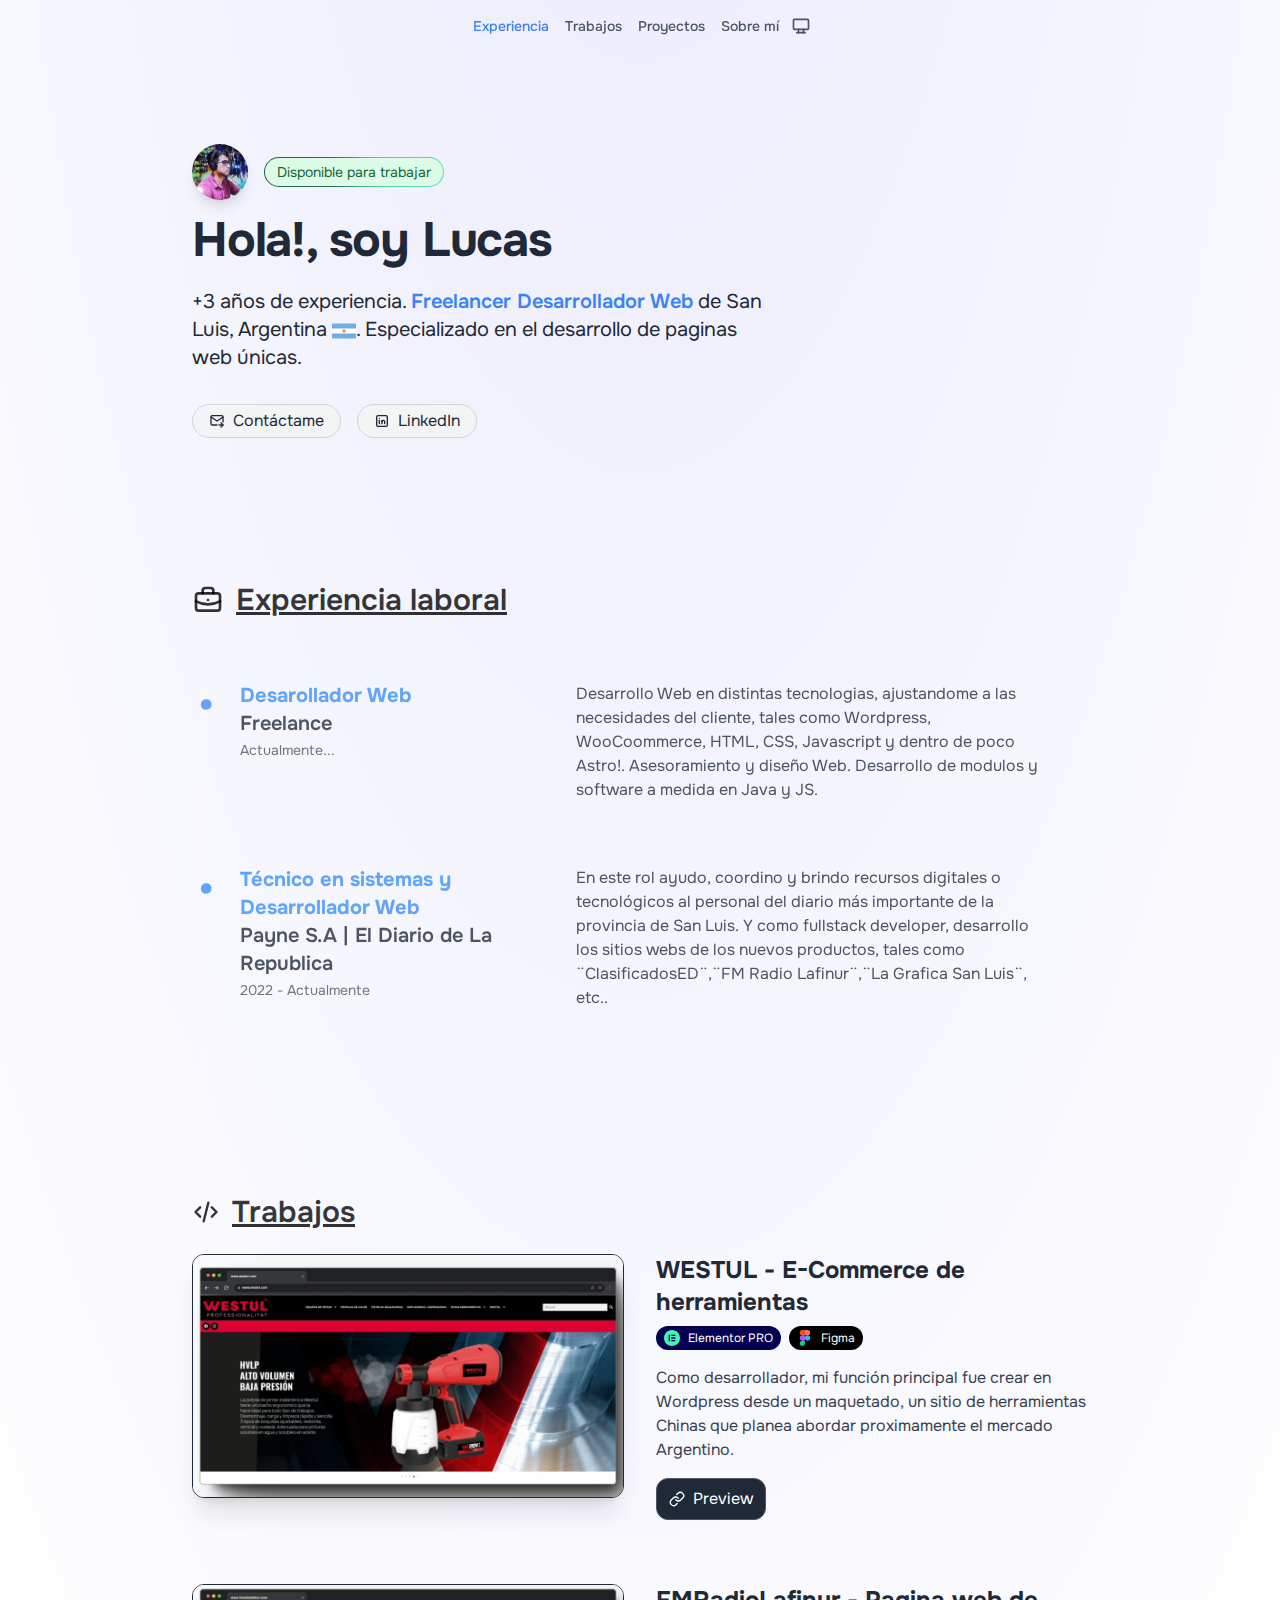
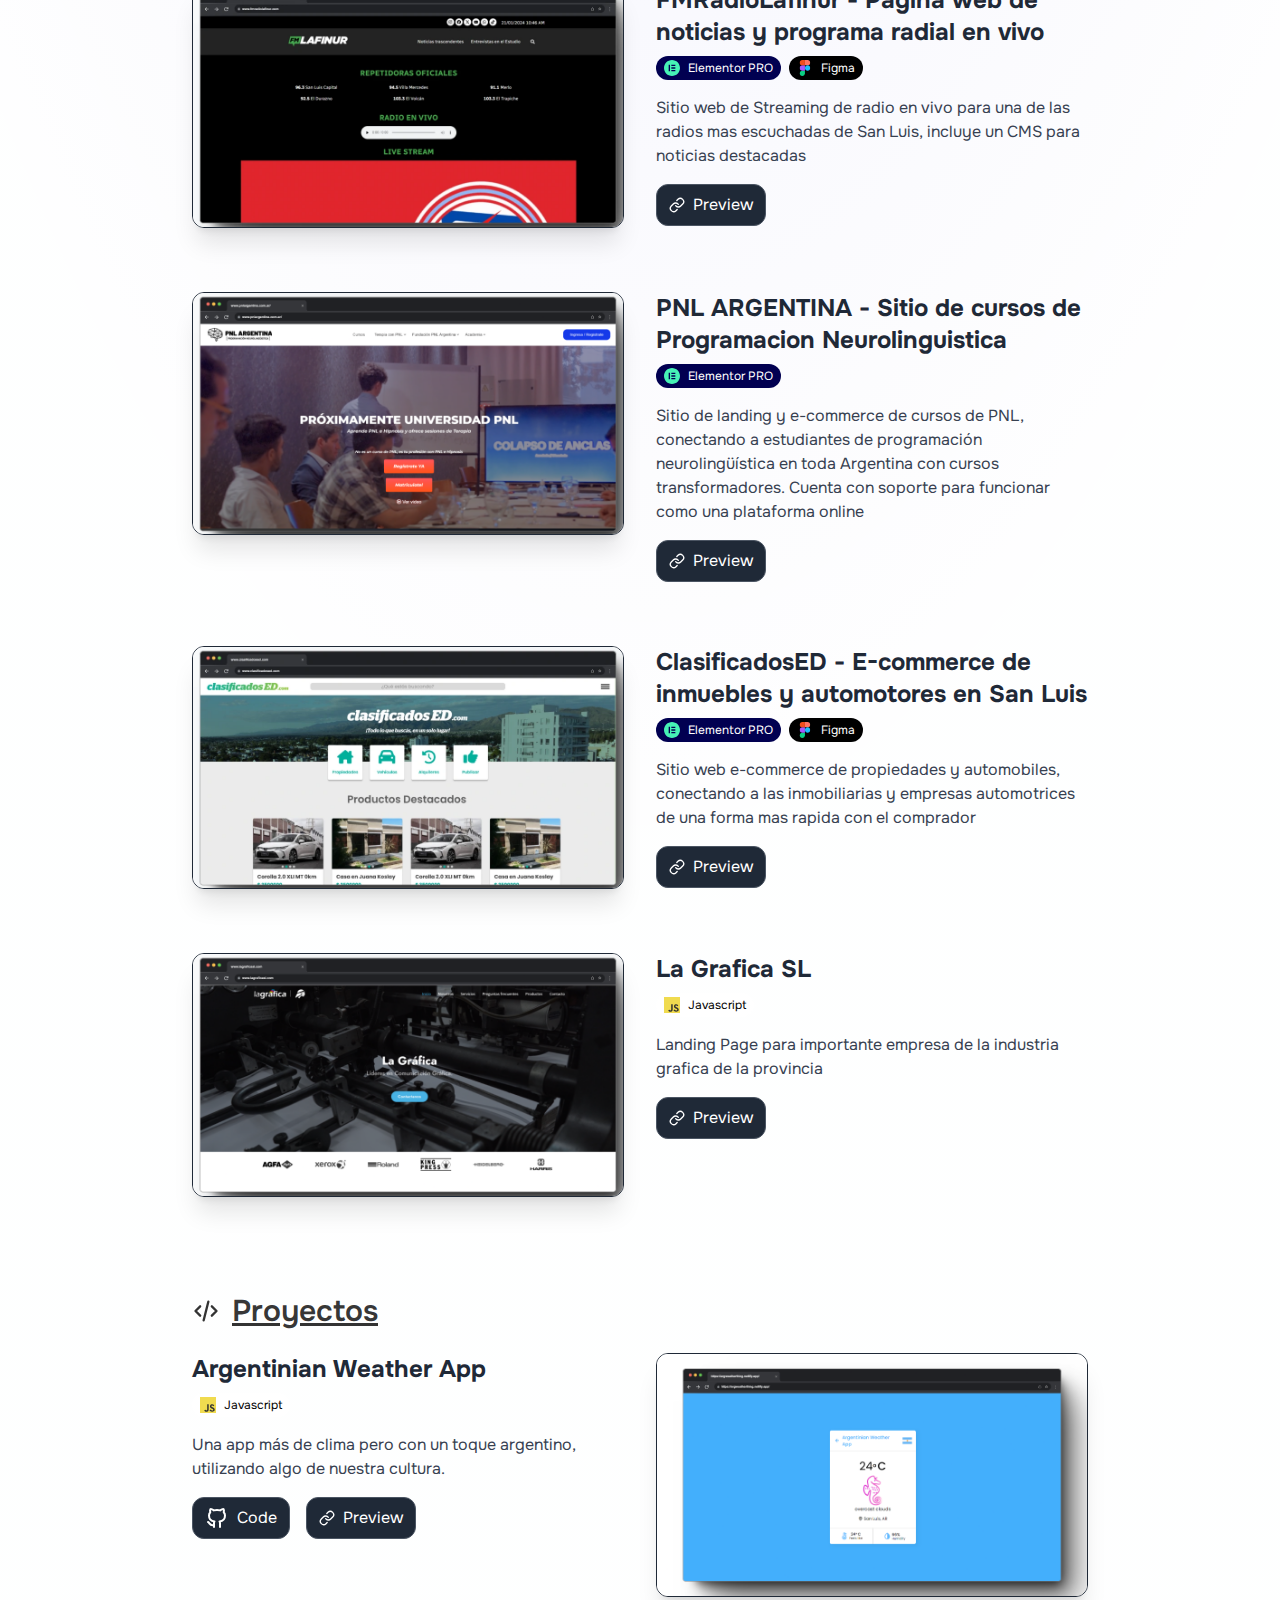
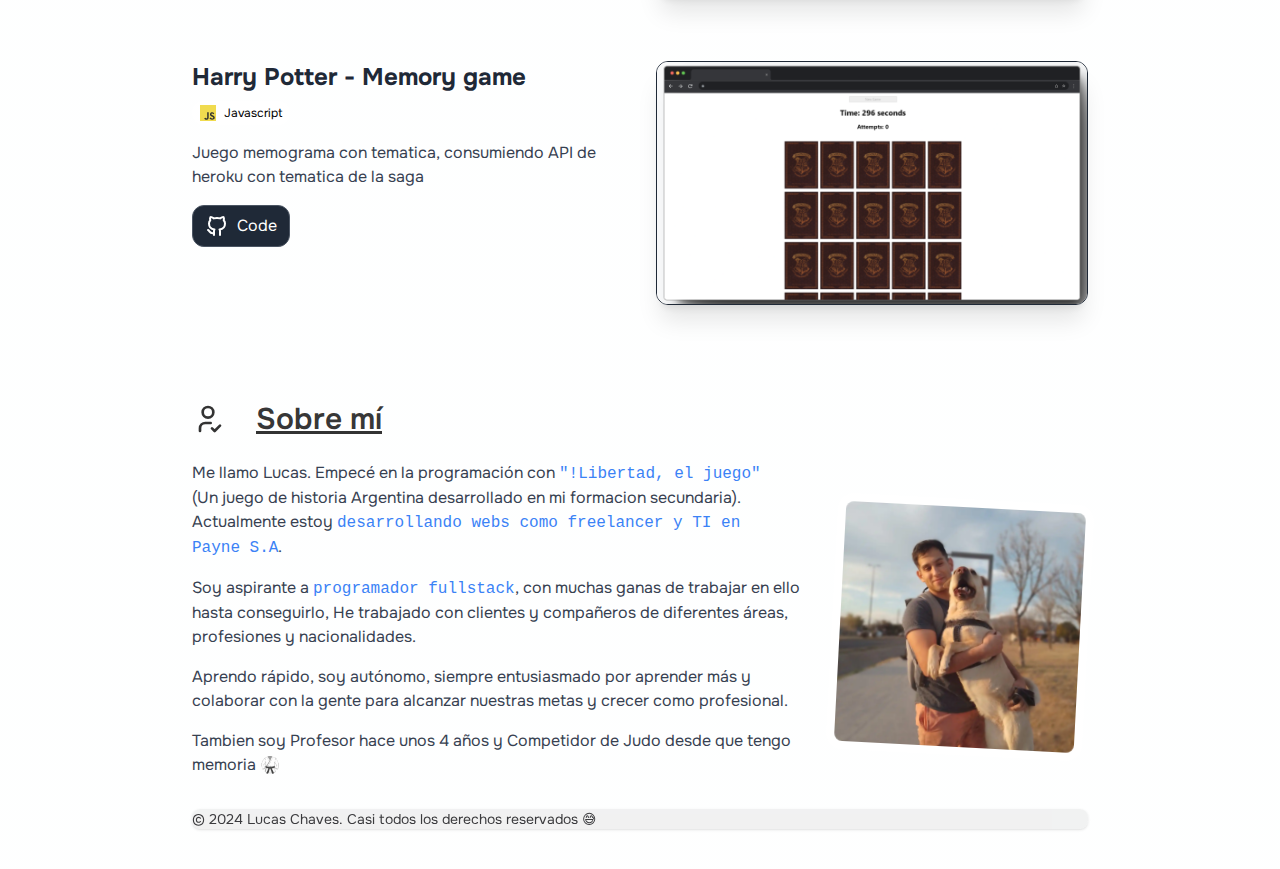
<file: index.html>
<!DOCTYPE html><html lang="es"> <head><meta charset="UTF-8"><meta name="description" content="Contratame para crear tu aplicación web o móvil. Desarrollador Web y de Software. Especializado en crear sitios únicos."><meta name="viewport" content="width=device-width"><link rel="icon" type="image/svg+xml" href="/favicon.svg"><meta name="generator" content="Astro v4.1.3"><title>Porfolio de Lucas - Desarrollador y Programador Web con 3 años de experiencia</title><meta name="astro-view-transitions-enabled" content="true"><meta name="astro-view-transitions-fallback" content="animate"><link rel="stylesheet" href="/_astro/components.CN2N_vyY.css" /><script type="module" src="/_astro/hoisted.VxX2hUsV.js"></script></head> <body class="relative text-black dark:text-white"> <div class="absolute top-0 bottom-0 z-[-2] min-h-screen w-full bg-gray-50 dark:bg-gray-950
      bg-[radial-gradient(ellipse_80%_80%_at_50%_-20%,rgba(217,216,255,0.5),rgba(255,255,255,0.9))]
      dark:bg-[radial-gradient(ellipse_80%_80%_at_50%_-20%,rgba(120,119,198,0.3),rgba(255,255,255,0))]"></div> <header class="fixed top-0 z-10 flex items-center justify-center w-full mx-auto mt-2" data-astro-cid-3ef6ksr2> <nav class="flex px-3 text-sm font-medium rounded-full text-gray-600 dark:text-gray-200 justify-center items-center" data-astro-cid-3ef6ksr2> <a class="relative block px-2 py-2 transition hover:text-blue-500 dark:hover:text-blue-400" aria-label="experiencia" href="/#experiencia" data-astro-cid-3ef6ksr2> Experiencia </a><a class="relative block px-2 py-2 transition hover:text-blue-500 dark:hover:text-blue-400" aria-label="trabajos" href="/#trabajos" data-astro-cid-3ef6ksr2> Trabajos </a><a class="relative block px-2 py-2 transition hover:text-blue-500 dark:hover:text-blue-400" aria-label="proyectos" href="/#proyectos" data-astro-cid-3ef6ksr2> Proyectos </a><a class="relative block px-2 py-2 transition hover:text-blue-500 dark:hover:text-blue-400" aria-label="sobre-mi" href="/#sobre-mi" data-astro-cid-3ef6ksr2> Sobre mí </a> <div class="relative ml-1 mr-1" data-astro-cid-x3pjskd3> <button id="theme-toggle-btn" class="appearance-none border-none flex hover:scale-125 transition" data-astro-cid-x3pjskd3> <span class="sr-only" data-astro-cid-x3pjskd3>Elige el tema</span> <svg id="light" class="theme-toggle-icon size-5 transition-all" data-astro-cid-x3pjskd3 width="24" height="24" viewBox="0 0 24 24" stroke-width="2" stroke="currentColor" fill="none" stroke-linecap="round" stroke-linejoin="round"> <path stroke="none" d="M0 0h24v24H0z" fill="none"></path> <path d="M12 12m-4 0a4 4 0 1 0 8 0a4 4 0 1 0 -8 0"></path> <path d="M3 12h1m8 -9v1m8 8h1m-9 8v1m-6.4 -15.4l.7 .7m12.1 -.7l-.7 .7m0 11.4l.7 .7m-12.1 -.7l-.7 .7"></path> </svg> <svg id="dark" class="theme-toggle-icon absolute size-5 transition-all" data-astro-cid-x3pjskd3 width="24" height="24" viewBox="0 0 24 24" stroke-width="2" stroke="currentColor" fill="none" stroke-linecap="round" stroke-linejoin="round"> <path stroke="none" d="M0 0h24v24H0z" fill="none"></path> <path d="M12 3c.132 0 .263 0 .393 0a7.5 7.5 0 0 0 7.92 12.446a9 9 0 1 1 -8.313 -12.454z"></path> </svg> <svg id="system" class="theme-toggle-icon absolute size-5 transition-all" data-astro-cid-x3pjskd3 width="24" height="24" viewBox="0 0 24 24" stroke-width="2" stroke="currentColor" fill="none" stroke-linecap="round" stroke-linejoin="round"> <path stroke="none" d="M0 0h24v24H0z" fill="none"></path> <path d="M3 5a1 1 0 0 1 1 -1h16a1 1 0 0 1 1 1v10a1 1 0 0 1 -1 1h-16a1 1 0 0 1 -1 -1v-10z"></path> <path d="M7 20h10"></path> <path d="M9 16v4"></path> <path d="M15 16v4"></path> </svg> </button> <div id="themes-menu" class="absolute opacity-0 scale-80 top-8 right-0 text-sm p-1 min-w-[8rem] rounded-md border border-gray-100 bg-white/70 dark:bg-gray-900/70 dark:border-gray-500/20 shadow-[0_3px_10px_rgb(0,0,0,0.2)] backdrop-blur-md" data-astro-cid-x3pjskd3> <ul data-astro-cid-x3pjskd3> <li class="themes-menu-option px-2 py-1.5 cursor-default hover:bg-neutral-400/40 dark:hover:bg-gray-500/50 rounded-sm" data-astro-cid-x3pjskd3> Light </li><li class="themes-menu-option px-2 py-1.5 cursor-default hover:bg-neutral-400/40 dark:hover:bg-gray-500/50 rounded-sm" data-astro-cid-x3pjskd3> Dark </li><li class="themes-menu-option px-2 py-1.5 cursor-default hover:bg-neutral-400/40 dark:hover:bg-gray-500/50 rounded-sm" data-astro-cid-x3pjskd3> System </li> </ul> </div> </div>  <script>
  let remove = null
  const matchMedia = window.matchMedia("(prefers-color-scheme: dark)")
  const themesMenu = document.getElementById("themes-menu")

  const getThemePreference = () => {
    if (typeof localStorage !== "undefined") {
      return localStorage.getItem("theme") ?? "system"
    }
    return window.matchMedia("(prefers-color-scheme: dark)").matches
      ? "dark"
      : "light"
  }

  const updateIcon = (themePreference) => {
    document.querySelectorAll(".theme-toggle-icon").forEach((element) => {
      element.style.scale = element.id === themePreference ? "1" : "0"
    })
  }

  const updateTheme = () => {
    if (remove != null) {
      remove()
    }
    matchMedia.addEventListener("change", updateTheme)
    remove = () => {
      matchMedia.removeEventListener("change", updateTheme)
    }

    const themePreference = getThemePreference()
    const isDark =
      themePreference === "dark" ||
      (themePreference === "system" && matchMedia.matches)

    updateIcon(themePreference)
    document.documentElement.classList[isDark ? "add" : "remove"]("dark")
  }

  updateTheme()

  document.addEventListener("click", () => themesMenu.classList.remove("open"))

  document.getElementById("theme-toggle-btn").addEventListener("click", (e) => {
    e.stopPropagation()
    const isClosed = !themesMenu.classList.contains("open")
    themesMenu.classList[isClosed ? "add" : "remove"]("open")
  })

  document.querySelectorAll(".themes-menu-option").forEach((element) => {
    element.addEventListener("click", (e) => {
      localStorage.setItem("theme", e.target.innerText.toLowerCase().trim())
      updateTheme()
    })
  })
</script> </nav> </header>    <main class="px-4"> <section class="section py-16 md:py-36 w-full mx-auto container lg:max-w-4xl md:max-w-2xl">  <div class="max-w-xl"> <div class="flex gap-4 mb-4"> <img class="rounded-full shadow-lg size-14" src="/p2.jpeg" alt="Lucas Chaves"> <a href="https://linkedin.com/in/jdlucaschaves" target="_blank" rel="noopener" class="flex items-center transition md:justify-center md:hover:scale-105"> <div class="flex items-center "> <span class="relative inline-flex overflow-hidden rounded-full p-[1px]"> <span class="absolute inset-[-1000%] animate-[spin_2s_linear_infinite] bg-[conic-gradient(from_90deg_at_50%_50%,#51E4B8_0%,#21554E_50%,#51E4B8_100%)]"></span> <div class="inline-flex items-center justify-center w-full px-3 py-1 text-sm text-green-800 bg-green-100 rounded-full cursor-pointer dark:bg-gray-800 dark:text-white/80 backdrop-blur-3xl whitespace-nowrap"> Disponible para trabajar </div> </span> </div> </a> </div> <h1 class="text-4xl font-bold tracking-tight text-gray-800 sm:text-5xl dark:text-white">
Hola!, soy Lucas
</h1> <p class="mt-6 text-xl text-gray-800 dark:[&>strong]:text-blue-200 [&>strong]:text-blue-500 [&>strong]:font-semibold dark:text-gray-300">
+3 años de experiencia. <strong>Freelancer Desarrollador Web</strong> de San Luis, Argentina <svg class="size-6 inline" xmlns="http://www.w3.org/2000/svg" xmlns:xlink="http://www.w3.org/1999/xlink" viewBox="0 0 800 500"><path fill="#74acdf" d="M0 0h800v500H0z"></path><path fill="#fff" d="M0 166.67h800v166.67H0z"></path><g id="c"><path id="a" stroke-width="1.112" stroke="#85340a" fill="#f6b40e" d="M396.84 251.31l28.454 61.992s.49 1.185 1.28.859c.79-.327.299-1.512.299-1.512l-23.715-63.956m-.68 24.12c-.347 9.428 5.452 14.613 4.694 23.032-.757 8.42 3.867 13.18 4.94 16.454 1.073 3.274-1.16 5.232-.198 5.698.963.466 3.07-2.12 2.383-6.775-.687-4.655-4.22-6.037-3.39-16.32.83-10.283-4.206-12.678-2.98-22.058"></path><use xlink:href="#a" transform="rotate(22.5 400 250)"></use><use xlink:href="#a" transform="rotate(45 400 250)"></use><use xlink:href="#a" transform="rotate(67.5 400 250)"></use><path id="b" fill="#85340a" d="M404.31 274.41c.453 9.054 5.587 13.063 4.579 21.314 2.213-6.525-3.124-11.583-2.82-21.22m-7.649-23.757l19.487 42.577-16.329-43.887"></path><use xlink:href="#b" transform="rotate(22.5 400 250)"></use><use xlink:href="#b" transform="rotate(45 400 250)"></use><use xlink:href="#b" transform="rotate(67.5 400 250)"></use></g><use xlink:href="#c" transform="rotate(90 400 250)"></use><use xlink:href="#c" transform="rotate(180 400 250)"></use><use xlink:href="#c" transform="rotate(270 400 250)"></use><circle r="27.778" stroke="#85340a" cy="250" cx="400" stroke-width="1.5" fill="#f6b40e"></circle><path id="h" fill="#843511" d="M409.47 244.06c-1.897 0-3.713.822-4.781 2.531 2.136 1.923 6.856 2.132 10.062-.219a7.333 7.333 0 00-5.281-2.312zm-.031.438c1.846-.034 3.571.814 3.812 1.656-2.136 2.35-5.55 2.146-7.687.437.935-1.495 2.439-2.067 3.875-2.094z"></path><use xlink:href="#d" transform="matrix(-1 0 0 1 800.25 0)"></use><use xlink:href="#e" transform="matrix(-1 0 0 1 800.25 0)"></use><use xlink:href="#f" transform="translate(18.862)"></use><use xlink:href="#g" transform="matrix(-1 0 0 1 800.25 0)"></use><path d="M395.75 253.84c-.913.167-1.563.977-1.563 1.906 0 1.062.878 1.906 1.938 1.906a1.89 1.89 0 001.563-.812c.739.556 1.764.615 2.312.625.084.002.193 0 .25 0 .548-.01 1.573-.069 2.313-.625.36.516.935.812 1.562.812 1.06 0 1.938-.844 1.938-1.906 0-.929-.65-1.74-1.563-1.906.513.18.844.676.844 1.219a1.28 1.28 0 01-1.281 1.281c-.68 0-1.242-.54-1.282-1.219-.208.417-1.034 1.655-2.656 1.719-1.622-.064-2.447-1.302-2.656-1.719-.04.679-.6 1.219-1.281 1.219a1.28 1.28 0 01-1.281-1.281c0-.542.33-1.038.843-1.219zM397.84 259.53c-2.138 0-2.983 1.937-4.906 3.219 1.068-.427 1.91-1.27 3.406-2.125 1.496-.855 2.772.187 3.625.187h.031c.853 0 2.13-1.041 3.625-.187 1.497.856 2.369 1.698 3.438 2.125-1.924-1.282-2.8-3.219-4.938-3.219-.426 0-1.271.23-2.125.656h-.031c-.853-.426-1.698-.656-2.125-.656z" fill="#85340a"></path><path d="M397.12 262.06c-.844.037-1.96.207-3.563.688 3.848-.855 4.697.437 6.407.437h.03c1.71 0 2.56-1.292 6.407-.438-4.274-1.282-5.124-.437-6.406-.437h-.031c-.802 0-1.437-.312-2.844-.25z" fill="#85340a"></path><path d="M393.75 262.72c-.248.003-.519.005-.813.031 4.488.428 2.331 3 7.032 3h.03c4.702 0 2.575-2.572 7.063-3-4.7-.426-3.214 2.344-7.062 2.344h-.031c-3.608 0-2.496-2.421-6.22-2.375zM403.85 269.66a3.848 3.848 0 00-3.846-3.846 3.848 3.848 0 00-3.847 3.846 3.955 3.955 0 013.847-3.04 3.952 3.952 0 013.846 3.04z" fill="#85340a"></path><path id="e" fill="#85340a" d="M382.73 244.02c4.915-4.273 11.11-4.915 14.53-1.709.837 1.121 1.373 2.32 1.593 3.57.43 2.433-.33 5.062-2.236 7.756.215-.001.643.212.856.427 1.697-3.244 2.297-6.577 1.74-9.746a13.815 13.815 0 00-.67-2.436c-4.7-3.845-11.11-4.272-15.81 2.138z"></path><path id="d" fill="#85340a" d="M390.42 242.74c2.777 0 3.419.642 4.7 1.71 1.284 1.068 1.924.854 2.137 1.068.213.215 0 .854-.426.64s-1.284-.64-2.564-1.708c-1.283-1.07-2.563-1.069-3.846-1.069-3.846 0-5.983 3.205-6.41 2.991-.426-.214 2.137-3.632 6.41-3.632z"></path><use xlink:href="#h" transform="translate(-19.181)"></use><circle id="f" cy="246.15" cx="390.54" r="1.923" fill="#85340a"></circle><path id="g" fill="#85340a" d="M385.29 247.44c3.633 2.778 7.265 2.564 9.402 1.282 2.136-1.282 2.136-1.709 1.71-1.709-.427 0-.853.427-2.564 1.281-1.71.856-4.273.856-8.546-.854z"></path></svg>.  Especializado en el desarrollo de paginas web
    únicas.
</p> <nav class="flex flex-wrap gap-4 mt-8"> <a href="mailto:lukasmatias2@gmail.com" target="_blank" rel="noopener noreferrer" role="link" class="inline-flex items-center justify-center gap-2 px-4 py-1 text-gray-800 transition bg-gray-100 border border-gray-300 rounded-full dark:bg-gray-800 dark:border-gray-600 dark:text-white focus-visible:ring-blue-500/80 text-md hover:bg-gray-900 hover:border-gray-700 group max-w-fit hover:text-white focus:outline-none focus-visible:outline-none focus-visible:ring focus-visible:ring-white focus-visible:ring-offset-2 active:bg-black">  <svg class="size-4" xmlns="http://www.w3.org/2000/svg" class="icon icon-tabler icon-tabler-mail-forward" width="24" height="24" viewBox="0 0 24 24" stroke-width="2" stroke="currentColor" fill="none" stroke-linecap="round" stroke-linejoin="round"><path stroke="none" d="M0 0h24v24H0z" fill="none"></path><path d="M12 18h-7a2 2 0 0 1 -2 -2v-10a2 2 0 0 1 2 -2h14a2 2 0 0 1 2 2v7.5"></path><path d="M3 6l9 6l9 -6"></path><path d="M15 18h6"></path><path d="M18 15l3 3l-3 3"></path></svg>
Contáctame
 </a> <a href="https://linkedin.com/in/jdlucaschaves" target="_blank" rel="noopener noreferrer" role="link" class="inline-flex items-center justify-center gap-2 px-4 py-1 text-gray-800 transition bg-gray-100 border border-gray-300 rounded-full dark:bg-gray-800 dark:border-gray-600 dark:text-white focus-visible:ring-blue-500/80 text-md hover:bg-gray-900 hover:border-gray-700 group max-w-fit hover:text-white focus:outline-none focus-visible:outline-none focus-visible:ring focus-visible:ring-white focus-visible:ring-offset-2 active:bg-black">  <svg class="size-4" xmlns="http://www.w3.org/2000/svg" class="icon icon-tabler icon-tabler-brand-linkedin" width="24" height="24" viewBox="0 0 24 24" stroke-width="2" stroke="currentColor" fill="none" stroke-linecap="round" stroke-linejoin="round"><path stroke="none" d="M0 0h24v24H0z" fill="none"></path><path d="M4 4m0 2a2 2 0 0 1 2 -2h12a2 2 0 0 1 2 2v12a2 2 0 0 1 -2 2h-12a2 2 0 0 1 -2 -2z"></path><path d="M8 11l0 5"></path><path d="M8 8l0 .01"></path><path d="M12 16l0 -5"></path><path d="M16 16v-3a2 2 0 0 0 -4 0"></path></svg>
LinkedIn
 </a> </nav> </div>  </section> <div class="space-y-24"> <section id="experiencia" data-section="experiencia" class="section undefined w-full mx-auto container lg:max-w-4xl md:max-w-2xl">  <h2 class="flex items-center mb-6 text-3xl font-semibold gap-x-3 text-black/80 dark:text-white underline"> <svg class="size-8" width="24" height="24" viewBox="0 0 24 24" stroke-width="2" stroke="currentColor" fill="none" stroke-linecap="round" stroke-linejoin="round"><path stroke="none" d="M0 0h24v24H0z" fill="none"></path><path d="M3 7m0 2a2 2 0 0 1 2 -2h14a2 2 0 0 1 2 2v9a2 2 0 0 1 -2 2h-14a2 2 0 0 1 -2 -2z"></path><path d="M8 7v-2a2 2 0 0 1 2 -2h4a2 2 0 0 1 2 2v2"></path><path d="M12 12l0 .01"></path><path d="M3 13a20 20 0 0 0 18 0"></path></svg>
Experiencia laboral
</h2> <ol class="relative mt-16"> <li class=""> <div class="relative mx-12 pb-12 grid before:absolute before:left-[-35px] before:block before:h-full before:border-l-2 before:border-white/15 before:content-[''] md:grid-cols-5 md:gap-10 md:space-x-4]"> <div class="relative pb-12 md:col-span-2"> <div class="sticky top-0"> <span class="text-blue-400 -left-[42px] absolute rounded-full text-5xl">&bull;</span> <h3 class="text-xl font-bold text-blue-400">Desarollador Web</h3> <h4 class="font-semibold text-xl text-gray-600 dark:text-white">Freelance</h4> <time class="p-0 m-0 text-sm text-gray-600/80 dark:text-white/80">Actualmente...</time> </div> </div> <div class="relative flex flex-col gap-2 pb-4 text-gray-600 dark:text-gray-300 md:col-span-3"> Desarrollo Web en distintas tecnologias, ajustandome a las necesidades del cliente, tales como Wordpress, WooCoommerce, HTML, CSS, Javascript y dentro de poco Astro!. Asesoramiento y diseño Web. Desarrollo de modulos y software a medida en Java y JS.  </div> </div> </li><li class=""> <div class="relative mx-12 pb-12 grid before:absolute before:left-[-35px] before:block before:h-full before:border-l-2 before:border-white/15 before:content-[''] md:grid-cols-5 md:gap-10 md:space-x-4]"> <div class="relative pb-12 md:col-span-2"> <div class="sticky top-0"> <span class="text-blue-400 -left-[42px] absolute rounded-full text-5xl">&bull;</span> <h3 class="text-xl font-bold text-blue-400">Técnico en sistemas y Desarrollador Web</h3> <h4 class="font-semibold text-xl text-gray-600 dark:text-white">Payne S.A | El Diario de La Republica</h4> <time class="p-0 m-0 text-sm text-gray-600/80 dark:text-white/80">2022 - Actualmente</time> </div> </div> <div class="relative flex flex-col gap-2 pb-4 text-gray-600 dark:text-gray-300 md:col-span-3"> En este rol ayudo, coordino y brindo recursos digitales o tecnológicos al personal del diario más importante de la provincia de San Luis. Y como fullstack developer, desarrollo los sitios webs de los nuevos productos, tales como ¨ClasificadosED¨,¨FM Radio Lafinur¨,¨La Grafica San Luis¨, etc..  </div> </div> </li> </ol>  </section> <section id="trabajos" data-section="trabajos" class="section undefined w-full mx-auto container lg:max-w-4xl md:max-w-2xl">  <h2 class="flex items-center mb-6 text-3xl font-semibold gap-x-3 text-black/80 dark:text-white underline"> <svg class="size-7" xmlns="http://www.w3.org/2000/svg" width="24" height="24" viewBox="0 0 24 24" stroke-width="2" stroke="currentColor" fill="none" stroke-linecap="round" stroke-linejoin="round"><path stroke="none" d="M0 0h24v24H0z" fill="none"></path><path d="M7 8l-4 4l4 4"></path><path d="M17 8l4 4l-4 4"></path><path d="M14 4l-4 16"></path></svg>
Trabajos
</h2> <div class="flex flex-col gap-y-16"> <article class="flex flex-col space-x-0 space-y-8 group md:flex-row md:space-x-8 md:space-y-0"> <div class="w-full md:w-1/2"> <div class="relative flex flex-col items-center col-span-6 row-span-5 gap-8 transition duration-500 ease-in-out transform shadow-xl overflow-clip rounded-xl sm:rounded-xl md:group-hover:-translate-y-1 md:group-hover:shadow-2xl lg:border lg:border-gray-800 lg:hover:border-gray-700 lg:hover:bg-gray-800/50"> <img alt="Recién llegado vs 5 años en Nueva Zelanda" class="object-cover object-top w-full h-56 transition duration-500 sm:h-full md:scale-110 md:group-hover:scale-105" loading="lazy" src="/projects/westul.webp"> </div> </div> <div class="w-full md:w-1/2 md:max-w-lg"> <h3 class="text-2xl font-bold text-gray-800 dark:text-gray-100"> WESTUL - E-Commerce de herramientas </h3> <div class="flex flex-wrap mt-2"> <ul class="flex flex-row mb-2 gap-x-2"> <li> <span class="flex gap-x-2 rounded-full text-xs bg-[#010051] text-white py-1 px-2 "> <svg class="size-4" xmlns="http://www.w3.org/2000/svg" width="256" height="256" viewBox="0 0 400 400" fill="none"><g clip-path="url(#clip0)"><path d="M200 0C89.5321 0 0 89.5321 0 200C0 310.431 89.5321 400 200 400C310.468 400 400 310.468 400 200C399.964 89.5321 310.431 0 200 0ZM150.009 283.306H116.694V116.658H150.009V283.306ZM283.306 283.306H183.324V249.991H283.306V283.306ZM283.306 216.639H183.324V183.324H283.306V216.639ZM283.306 149.973H183.324V116.658H283.306V149.973Z" fill="#46F2B6"></path></g><defs><clipPath id="clip0"><rect width="400" height="400" fill="white"></rect></clipPath></defs></svg> Elementor PRO </span> </li><li> <span class="flex gap-x-2 rounded-full text-xs bg-black text-white py-1 px-2 "> <svg class="size-4" width="54" height="80" viewBox="0 0 54 80" fill="none" xmlns="http://www.w3.org/2000/svg"> <g clip-path="url(#clip0_912_3)"> <path d="M13.3333 80.0002C20.6933 80.0002 26.6667 74.0268 26.6667 66.6668V53.3335H13.3333C5.97333 53.3335 0 59.3068 0 66.6668C0 74.0268 5.97333 80.0002 13.3333 80.0002Z" fill="#0ACF83"></path> <path d="M0 39.9998C0 32.6398 5.97333 26.6665 13.3333 26.6665H26.6667V53.3332H13.3333C5.97333 53.3332 0 47.3598 0 39.9998Z" fill="#A259FF"></path> <path d="M0 13.3333C0 5.97333 5.97333 0 13.3333 0H26.6667V26.6667H13.3333C5.97333 26.6667 0 20.6933 0 13.3333Z" fill="#F24E1E"></path> <path d="M26.6667 0H40.0001C47.3601 0 53.3334 5.97333 53.3334 13.3333C53.3334 20.6933 47.3601 26.6667 40.0001 26.6667H26.6667V0Z" fill="#FF7262"></path> <path d="M53.3334 39.9998C53.3334 47.3598 47.3601 53.3332 40.0001 53.3332C32.6401 53.3332 26.6667 47.3598 26.6667 39.9998C26.6667 32.6398 32.6401 26.6665 40.0001 26.6665C47.3601 26.6665 53.3334 32.6398 53.3334 39.9998Z" fill="#1ABCFE"></path> </g> <defs> <clipPath id="clip0_912_3"> <rect width="53.3333" height="80" fill="white"></rect> </clipPath> </defs> </svg> Figma </span> </li> </ul> <div class="mt-2 text-gray-700 dark:text-gray-400">Como desarrollador, mi función principal fue crear en Wordpress desde un maquetado, un sitio de herramientas Chinas que planea abordar proximamente el mercado Argentino.</div> <footer class="flex items-end justify-start mt-4 gap-x-4"> <a href="https://westul.net/" role="link" class="inline-flex items-center justify-center gap-2 px-3 py-2 space-x-2 text-base text-white transition bg-gray-800 border border-gray-600 focus-visible:ring-blue-500/80 text-md hover:bg-gray-800 hover:border-gray-900 group max-w-fit rounded-xl hover:text-white focus:outline-none focus-visible:outline-none focus-visible:ring focus-visible:ring-white focus-visible:ring-offset-2 active:bg-black">  <svg class="size-4 _blank" xmlns="http://www.w3.org/2000/svg" width="24" height="24" viewBox="0 0 24 24" fill="none" stroke="currentColor" stroke-width="2" stroke-linecap="round" stroke-linejoin="round" class="link"><path d="M10 13a5 5 0 0 0 7.54.54l3-3a5 5 0 0 0-7.07-7.07l-1.72 1.71"></path><path d="M14 11a5 5 0 0 0-7.54-.54l-3 3a5 5 0 0 0 7.07 7.07l1.71-1.71"></path></svg>
Preview
 </a> </footer> </div> </div> </article><article class="flex flex-col space-x-0 space-y-8 group md:flex-row md:space-x-8 md:space-y-0"> <div class="w-full md:w-1/2"> <div class="relative flex flex-col items-center col-span-6 row-span-5 gap-8 transition duration-500 ease-in-out transform shadow-xl overflow-clip rounded-xl sm:rounded-xl md:group-hover:-translate-y-1 md:group-hover:shadow-2xl lg:border lg:border-gray-800 lg:hover:border-gray-700 lg:hover:bg-gray-800/50"> <img alt="Recién llegado vs 5 años en Nueva Zelanda" class="object-cover object-top w-full h-56 transition duration-500 sm:h-full md:scale-110 md:group-hover:scale-105" loading="lazy" src="/projects/radiolafinur.webp"> </div> </div> <div class="w-full md:w-1/2 md:max-w-lg"> <h3 class="text-2xl font-bold text-gray-800 dark:text-gray-100"> FMRadioLafinur - Pagina web de noticias y programa radial en vivo </h3> <div class="flex flex-wrap mt-2"> <ul class="flex flex-row mb-2 gap-x-2"> <li> <span class="flex gap-x-2 rounded-full text-xs bg-[#010051] text-white py-1 px-2 "> <svg class="size-4" xmlns="http://www.w3.org/2000/svg" width="256" height="256" viewBox="0 0 400 400" fill="none"><g clip-path="url(#clip0)"><path d="M200 0C89.5321 0 0 89.5321 0 200C0 310.431 89.5321 400 200 400C310.468 400 400 310.468 400 200C399.964 89.5321 310.431 0 200 0ZM150.009 283.306H116.694V116.658H150.009V283.306ZM283.306 283.306H183.324V249.991H283.306V283.306ZM283.306 216.639H183.324V183.324H283.306V216.639ZM283.306 149.973H183.324V116.658H283.306V149.973Z" fill="#46F2B6"></path></g><defs><clipPath id="clip0"><rect width="400" height="400" fill="white"></rect></clipPath></defs></svg> Elementor PRO </span> </li><li> <span class="flex gap-x-2 rounded-full text-xs bg-black text-white py-1 px-2 "> <svg class="size-4" width="54" height="80" viewBox="0 0 54 80" fill="none" xmlns="http://www.w3.org/2000/svg"> <g clip-path="url(#clip0_912_3)"> <path d="M13.3333 80.0002C20.6933 80.0002 26.6667 74.0268 26.6667 66.6668V53.3335H13.3333C5.97333 53.3335 0 59.3068 0 66.6668C0 74.0268 5.97333 80.0002 13.3333 80.0002Z" fill="#0ACF83"></path> <path d="M0 39.9998C0 32.6398 5.97333 26.6665 13.3333 26.6665H26.6667V53.3332H13.3333C5.97333 53.3332 0 47.3598 0 39.9998Z" fill="#A259FF"></path> <path d="M0 13.3333C0 5.97333 5.97333 0 13.3333 0H26.6667V26.6667H13.3333C5.97333 26.6667 0 20.6933 0 13.3333Z" fill="#F24E1E"></path> <path d="M26.6667 0H40.0001C47.3601 0 53.3334 5.97333 53.3334 13.3333C53.3334 20.6933 47.3601 26.6667 40.0001 26.6667H26.6667V0Z" fill="#FF7262"></path> <path d="M53.3334 39.9998C53.3334 47.3598 47.3601 53.3332 40.0001 53.3332C32.6401 53.3332 26.6667 47.3598 26.6667 39.9998C26.6667 32.6398 32.6401 26.6665 40.0001 26.6665C47.3601 26.6665 53.3334 32.6398 53.3334 39.9998Z" fill="#1ABCFE"></path> </g> <defs> <clipPath id="clip0_912_3"> <rect width="53.3333" height="80" fill="white"></rect> </clipPath> </defs> </svg> Figma </span> </li> </ul> <div class="mt-2 text-gray-700 dark:text-gray-400">Sitio web de Streaming de radio en vivo para una de las radios mas escuchadas de San Luis, incluye un CMS para noticias destacadas</div> <footer class="flex items-end justify-start mt-4 gap-x-4"> <a href="https://fmradiolafinur.com/" role="link" class="inline-flex items-center justify-center gap-2 px-3 py-2 space-x-2 text-base text-white transition bg-gray-800 border border-gray-600 focus-visible:ring-blue-500/80 text-md hover:bg-gray-800 hover:border-gray-900 group max-w-fit rounded-xl hover:text-white focus:outline-none focus-visible:outline-none focus-visible:ring focus-visible:ring-white focus-visible:ring-offset-2 active:bg-black">  <svg class="size-4 _blank" xmlns="http://www.w3.org/2000/svg" width="24" height="24" viewBox="0 0 24 24" fill="none" stroke="currentColor" stroke-width="2" stroke-linecap="round" stroke-linejoin="round" class="link"><path d="M10 13a5 5 0 0 0 7.54.54l3-3a5 5 0 0 0-7.07-7.07l-1.72 1.71"></path><path d="M14 11a5 5 0 0 0-7.54-.54l-3 3a5 5 0 0 0 7.07 7.07l1.71-1.71"></path></svg>
Preview
 </a> </footer> </div> </div> </article><article class="flex flex-col space-x-0 space-y-8 group md:flex-row md:space-x-8 md:space-y-0"> <div class="w-full md:w-1/2"> <div class="relative flex flex-col items-center col-span-6 row-span-5 gap-8 transition duration-500 ease-in-out transform shadow-xl overflow-clip rounded-xl sm:rounded-xl md:group-hover:-translate-y-1 md:group-hover:shadow-2xl lg:border lg:border-gray-800 lg:hover:border-gray-700 lg:hover:bg-gray-800/50"> <img alt="Recién llegado vs 5 años en Nueva Zelanda" class="object-cover object-top w-full h-56 transition duration-500 sm:h-full md:scale-110 md:group-hover:scale-105" loading="lazy" src="/projects/pnl.png"> </div> </div> <div class="w-full md:w-1/2 md:max-w-lg"> <h3 class="text-2xl font-bold text-gray-800 dark:text-gray-100"> PNL ARGENTINA - Sitio de cursos de Programacion Neurolinguistica </h3> <div class="flex flex-wrap mt-2"> <ul class="flex flex-row mb-2 gap-x-2"> <li> <span class="flex gap-x-2 rounded-full text-xs bg-[#010051] text-white py-1 px-2 "> <svg class="size-4" xmlns="http://www.w3.org/2000/svg" width="256" height="256" viewBox="0 0 400 400" fill="none"><g clip-path="url(#clip0)"><path d="M200 0C89.5321 0 0 89.5321 0 200C0 310.431 89.5321 400 200 400C310.468 400 400 310.468 400 200C399.964 89.5321 310.431 0 200 0ZM150.009 283.306H116.694V116.658H150.009V283.306ZM283.306 283.306H183.324V249.991H283.306V283.306ZM283.306 216.639H183.324V183.324H283.306V216.639ZM283.306 149.973H183.324V116.658H283.306V149.973Z" fill="#46F2B6"></path></g><defs><clipPath id="clip0"><rect width="400" height="400" fill="white"></rect></clipPath></defs></svg> Elementor PRO </span> </li> </ul> <div class="mt-2 text-gray-700 dark:text-gray-400">Sitio de landing y e-commerce de cursos de PNL, conectando a estudiantes de programación neurolingüística en toda Argentina con cursos transformadores. Cuenta con soporte para funcionar como una plataforma online</div> <footer class="flex items-end justify-start mt-4 gap-x-4"> <a href="https://pnlargentina.com.ar/" role="link" class="inline-flex items-center justify-center gap-2 px-3 py-2 space-x-2 text-base text-white transition bg-gray-800 border border-gray-600 focus-visible:ring-blue-500/80 text-md hover:bg-gray-800 hover:border-gray-900 group max-w-fit rounded-xl hover:text-white focus:outline-none focus-visible:outline-none focus-visible:ring focus-visible:ring-white focus-visible:ring-offset-2 active:bg-black">  <svg class="size-4 _blank" xmlns="http://www.w3.org/2000/svg" width="24" height="24" viewBox="0 0 24 24" fill="none" stroke="currentColor" stroke-width="2" stroke-linecap="round" stroke-linejoin="round" class="link"><path d="M10 13a5 5 0 0 0 7.54.54l3-3a5 5 0 0 0-7.07-7.07l-1.72 1.71"></path><path d="M14 11a5 5 0 0 0-7.54-.54l-3 3a5 5 0 0 0 7.07 7.07l1.71-1.71"></path></svg>
Preview
 </a> </footer> </div> </div> </article><article class="flex flex-col space-x-0 space-y-8 group md:flex-row md:space-x-8 md:space-y-0"> <div class="w-full md:w-1/2"> <div class="relative flex flex-col items-center col-span-6 row-span-5 gap-8 transition duration-500 ease-in-out transform shadow-xl overflow-clip rounded-xl sm:rounded-xl md:group-hover:-translate-y-1 md:group-hover:shadow-2xl lg:border lg:border-gray-800 lg:hover:border-gray-700 lg:hover:bg-gray-800/50"> <img alt="Recién llegado vs 5 años en Nueva Zelanda" class="object-cover object-top w-full h-56 transition duration-500 sm:h-full md:scale-110 md:group-hover:scale-105" loading="lazy" src="/projects/clasificadosed.webp"> </div> </div> <div class="w-full md:w-1/2 md:max-w-lg"> <h3 class="text-2xl font-bold text-gray-800 dark:text-gray-100"> ClasificadosED - E-commerce de inmuebles y automotores en San Luis </h3> <div class="flex flex-wrap mt-2"> <ul class="flex flex-row mb-2 gap-x-2"> <li> <span class="flex gap-x-2 rounded-full text-xs bg-[#010051] text-white py-1 px-2 "> <svg class="size-4" xmlns="http://www.w3.org/2000/svg" width="256" height="256" viewBox="0 0 400 400" fill="none"><g clip-path="url(#clip0)"><path d="M200 0C89.5321 0 0 89.5321 0 200C0 310.431 89.5321 400 200 400C310.468 400 400 310.468 400 200C399.964 89.5321 310.431 0 200 0ZM150.009 283.306H116.694V116.658H150.009V283.306ZM283.306 283.306H183.324V249.991H283.306V283.306ZM283.306 216.639H183.324V183.324H283.306V216.639ZM283.306 149.973H183.324V116.658H283.306V149.973Z" fill="#46F2B6"></path></g><defs><clipPath id="clip0"><rect width="400" height="400" fill="white"></rect></clipPath></defs></svg> Elementor PRO </span> </li><li> <span class="flex gap-x-2 rounded-full text-xs bg-black text-white py-1 px-2 "> <svg class="size-4" width="54" height="80" viewBox="0 0 54 80" fill="none" xmlns="http://www.w3.org/2000/svg"> <g clip-path="url(#clip0_912_3)"> <path d="M13.3333 80.0002C20.6933 80.0002 26.6667 74.0268 26.6667 66.6668V53.3335H13.3333C5.97333 53.3335 0 59.3068 0 66.6668C0 74.0268 5.97333 80.0002 13.3333 80.0002Z" fill="#0ACF83"></path> <path d="M0 39.9998C0 32.6398 5.97333 26.6665 13.3333 26.6665H26.6667V53.3332H13.3333C5.97333 53.3332 0 47.3598 0 39.9998Z" fill="#A259FF"></path> <path d="M0 13.3333C0 5.97333 5.97333 0 13.3333 0H26.6667V26.6667H13.3333C5.97333 26.6667 0 20.6933 0 13.3333Z" fill="#F24E1E"></path> <path d="M26.6667 0H40.0001C47.3601 0 53.3334 5.97333 53.3334 13.3333C53.3334 20.6933 47.3601 26.6667 40.0001 26.6667H26.6667V0Z" fill="#FF7262"></path> <path d="M53.3334 39.9998C53.3334 47.3598 47.3601 53.3332 40.0001 53.3332C32.6401 53.3332 26.6667 47.3598 26.6667 39.9998C26.6667 32.6398 32.6401 26.6665 40.0001 26.6665C47.3601 26.6665 53.3334 32.6398 53.3334 39.9998Z" fill="#1ABCFE"></path> </g> <defs> <clipPath id="clip0_912_3"> <rect width="53.3333" height="80" fill="white"></rect> </clipPath> </defs> </svg> Figma </span> </li> </ul> <div class="mt-2 text-gray-700 dark:text-gray-400">Sitio web e-commerce de propiedades y automobiles, conectando a las inmobiliarias y empresas automotrices de una forma mas rapida con el comprador</div> <footer class="flex items-end justify-start mt-4 gap-x-4"> <a href="https://web.archive.org/web/20220909022226/https://clasificadosed.com/" role="link" class="inline-flex items-center justify-center gap-2 px-3 py-2 space-x-2 text-base text-white transition bg-gray-800 border border-gray-600 focus-visible:ring-blue-500/80 text-md hover:bg-gray-800 hover:border-gray-900 group max-w-fit rounded-xl hover:text-white focus:outline-none focus-visible:outline-none focus-visible:ring focus-visible:ring-white focus-visible:ring-offset-2 active:bg-black">  <svg class="size-4 _blank" xmlns="http://www.w3.org/2000/svg" width="24" height="24" viewBox="0 0 24 24" fill="none" stroke="currentColor" stroke-width="2" stroke-linecap="round" stroke-linejoin="round" class="link"><path d="M10 13a5 5 0 0 0 7.54.54l3-3a5 5 0 0 0-7.07-7.07l-1.72 1.71"></path><path d="M14 11a5 5 0 0 0-7.54-.54l-3 3a5 5 0 0 0 7.07 7.07l1.71-1.71"></path></svg>
Preview
 </a> </footer> </div> </div> </article><article class="flex flex-col space-x-0 space-y-8 group md:flex-row md:space-x-8 md:space-y-0"> <div class="w-full md:w-1/2"> <div class="relative flex flex-col items-center col-span-6 row-span-5 gap-8 transition duration-500 ease-in-out transform shadow-xl overflow-clip rounded-xl sm:rounded-xl md:group-hover:-translate-y-1 md:group-hover:shadow-2xl lg:border lg:border-gray-800 lg:hover:border-gray-700 lg:hover:bg-gray-800/50"> <img alt="Recién llegado vs 5 años en Nueva Zelanda" class="object-cover object-top w-full h-56 transition duration-500 sm:h-full md:scale-110 md:group-hover:scale-105" loading="lazy" src="/projects/lagrafica.webp"> </div> </div> <div class="w-full md:w-1/2 md:max-w-lg"> <h3 class="text-2xl font-bold text-gray-800 dark:text-gray-100"> La Grafica SL </h3> <div class="flex flex-wrap mt-2"> <ul class="flex flex-row mb-2 gap-x-2"> <li> <span class="flex gap-x-2 rounded-full text-xs bg-white text-black py-1 px-2 "> <svg class="size-4" xmlns="http://www.w3.org/2000/svg" width="2500" height="2500" viewBox="0 0 1052 1052"><path fill="#f0db4f" d="M0 0h1052v1052H0z"></path><path d="M965.9 801.1c-7.7-48-39-88.3-131.7-125.9-32.2-14.8-68.1-25.399-78.8-49.8-3.8-14.2-4.3-22.2-1.9-30.8 6.9-27.9 40.2-36.6 66.6-28.6 17 5.7 33.1 18.801 42.8 39.7 45.4-29.399 45.3-29.2 77-49.399-11.6-18-17.8-26.301-25.4-34-27.3-30.5-64.5-46.2-124-45-10.3 1.3-20.699 2.699-31 4-29.699 7.5-58 23.1-74.6 44-49.8 56.5-35.6 155.399 25 196.1 59.7 44.8 147.4 55 158.6 96.9 10.9 51.3-37.699 67.899-86 62-35.6-7.4-55.399-25.5-76.8-58.4-39.399 22.8-39.399 22.8-79.899 46.1 9.6 21 19.699 30.5 35.8 48.7 76.2 77.3 266.899 73.5 301.1-43.5 1.399-4.001 10.6-30.801 3.199-72.101zm-394-317.6h-98.4c0 85-.399 169.4-.399 254.4 0 54.1 2.8 103.7-6 118.9-14.4 29.899-51.7 26.2-68.7 20.399-17.3-8.5-26.1-20.6-36.3-37.699-2.8-4.9-4.9-8.7-5.601-9-26.699 16.3-53.3 32.699-80 49 13.301 27.3 32.9 51 58 66.399 37.5 22.5 87.9 29.4 140.601 17.3 34.3-10 63.899-30.699 79.399-62.199 22.4-41.3 17.6-91.3 17.4-146.6.5-90.2 0-180.4 0-270.9z" fill="#323330"></path></svg> Javascript </span> </li> </ul> <div class="mt-2 text-gray-700 dark:text-gray-400">Landing Page para importante empresa de la industria grafica de la provincia</div> <footer class="flex items-end justify-start mt-4 gap-x-4"> <a href="www.lagraficasl.com" role="link" class="inline-flex items-center justify-center gap-2 px-3 py-2 space-x-2 text-base text-white transition bg-gray-800 border border-gray-600 focus-visible:ring-blue-500/80 text-md hover:bg-gray-800 hover:border-gray-900 group max-w-fit rounded-xl hover:text-white focus:outline-none focus-visible:outline-none focus-visible:ring focus-visible:ring-white focus-visible:ring-offset-2 active:bg-black">  <svg class="size-4 _blank" xmlns="http://www.w3.org/2000/svg" width="24" height="24" viewBox="0 0 24 24" fill="none" stroke="currentColor" stroke-width="2" stroke-linecap="round" stroke-linejoin="round" class="link"><path d="M10 13a5 5 0 0 0 7.54.54l3-3a5 5 0 0 0-7.07-7.07l-1.72 1.71"></path><path d="M14 11a5 5 0 0 0-7.54-.54l-3 3a5 5 0 0 0 7.07 7.07l1.71-1.71"></path></svg>
Preview
 </a> </footer> </div> </div> </article> </div>  </section> <section id="proyectos" data-section="proyectos" class="section undefined w-full mx-auto container lg:max-w-4xl md:max-w-2xl">  <h2 class="flex items-center mb-6 text-3xl font-semibold gap-x-3 text-black/80 dark:text-white underline"> <svg class="size-7" xmlns="http://www.w3.org/2000/svg" width="24" height="24" viewBox="0 0 24 24" stroke-width="2" stroke="currentColor" fill="none" stroke-linecap="round" stroke-linejoin="round"><path stroke="none" d="M0 0h24v24H0z" fill="none"></path><path d="M7 8l-4 4l4 4"></path><path d="M17 8l4 4l-4 4"></path><path d="M14 4l-4 16"></path></svg>
Proyectos
</h2> <div class="flex flex-col gap-y-16"> <article class="flex flex-col space-x-0 space-y-8 group md:flex-row md:space-x-8 md:space-y-0"> <div class="w-full md:w-1/2 md:max-w-lg"> <h3 class="text-2xl font-bold text-gray-800 dark:text-gray-100"> Argentinian Weather App </h3> <div class="flex flex-wrap mt-2"> <ul class="flex flex-row mb-2 gap-x-2"> <li> <span class="flex gap-x-2 rounded-full text-xs bg-white text-black py-1 px-2 "> <svg class="size-4" xmlns="http://www.w3.org/2000/svg" width="2500" height="2500" viewBox="0 0 1052 1052"><path fill="#f0db4f" d="M0 0h1052v1052H0z"></path><path d="M965.9 801.1c-7.7-48-39-88.3-131.7-125.9-32.2-14.8-68.1-25.399-78.8-49.8-3.8-14.2-4.3-22.2-1.9-30.8 6.9-27.9 40.2-36.6 66.6-28.6 17 5.7 33.1 18.801 42.8 39.7 45.4-29.399 45.3-29.2 77-49.399-11.6-18-17.8-26.301-25.4-34-27.3-30.5-64.5-46.2-124-45-10.3 1.3-20.699 2.699-31 4-29.699 7.5-58 23.1-74.6 44-49.8 56.5-35.6 155.399 25 196.1 59.7 44.8 147.4 55 158.6 96.9 10.9 51.3-37.699 67.899-86 62-35.6-7.4-55.399-25.5-76.8-58.4-39.399 22.8-39.399 22.8-79.899 46.1 9.6 21 19.699 30.5 35.8 48.7 76.2 77.3 266.899 73.5 301.1-43.5 1.399-4.001 10.6-30.801 3.199-72.101zm-394-317.6h-98.4c0 85-.399 169.4-.399 254.4 0 54.1 2.8 103.7-6 118.9-14.4 29.899-51.7 26.2-68.7 20.399-17.3-8.5-26.1-20.6-36.3-37.699-2.8-4.9-4.9-8.7-5.601-9-26.699 16.3-53.3 32.699-80 49 13.301 27.3 32.9 51 58 66.399 37.5 22.5 87.9 29.4 140.601 17.3 34.3-10 63.899-30.699 79.399-62.199 22.4-41.3 17.6-91.3 17.4-146.6.5-90.2 0-180.4 0-270.9z" fill="#323330"></path></svg> Javascript </span> </li> </ul> <div class="mt-2 text-gray-700 dark:text-gray-400">Una app más de clima pero con un toque argentino, utilizando algo de nuestra cultura.</div> <footer class="flex items-end justify-start mt-4 gap-x-4"> <a href="https://github.com/LucasChavesDWS/Argentinian-Weather-App" role="link" class="inline-flex items-center justify-center gap-2 px-3 py-2 space-x-2 text-base text-white transition bg-gray-800 border border-gray-600 focus-visible:ring-blue-500/80 text-md hover:bg-gray-800 hover:border-gray-900 group max-w-fit rounded-xl hover:text-white focus:outline-none focus-visible:outline-none focus-visible:ring focus-visible:ring-white focus-visible:ring-offset-2 active:bg-black">  <svg class="size-6" xmlns="http://www.w3.org/2000/svg" class="icon icon-tabler icon-tabler-brand-github" width="24" height="24" viewBox="0 0 24 24" stroke-width="2" stroke="currentColor" fill="none" stroke-linecap="round" stroke-linejoin="round"><path stroke="none" d="M0 0h24v24H0z" fill="none"></path><path d="M9 19c-4.3 1.4 -4.3 -2.5 -6 -3m12 5v-3.5c0 -1 .1 -1.4 -.5 -2c2.8 -.3 5.5 -1.4 5.5 -6a4.6 4.6 0 0 0 -1.3 -3.2a4.2 4.2 0 0 0 -.1 -3.2s-1.1 -.3 -3.5 1.3a12.3 12.3 0 0 0 -6.2 0c-2.4 -1.6 -3.5 -1.3 -3.5 -1.3a4.2 4.2 0 0 0 -.1 3.2a4.6 4.6 0 0 0 -1.3 3.2c0 4.6 2.7 5.7 5.5 6c-.6 .6 -.6 1.2 -.5 2v3.5"></path></svg>
Code
 </a> <a href="https://argweatherthing.netlify.app/" role="link" class="inline-flex items-center justify-center gap-2 px-3 py-2 space-x-2 text-base text-white transition bg-gray-800 border border-gray-600 focus-visible:ring-blue-500/80 text-md hover:bg-gray-800 hover:border-gray-900 group max-w-fit rounded-xl hover:text-white focus:outline-none focus-visible:outline-none focus-visible:ring focus-visible:ring-white focus-visible:ring-offset-2 active:bg-black">  <svg class="size-4 _blank" xmlns="http://www.w3.org/2000/svg" width="24" height="24" viewBox="0 0 24 24" fill="none" stroke="currentColor" stroke-width="2" stroke-linecap="round" stroke-linejoin="round" class="link"><path d="M10 13a5 5 0 0 0 7.54.54l3-3a5 5 0 0 0-7.07-7.07l-1.72 1.71"></path><path d="M14 11a5 5 0 0 0-7.54-.54l-3 3a5 5 0 0 0 7.07 7.07l1.71-1.71"></path></svg>
Preview
 </a> </footer> </div> </div> <div class="w-full md:w-1/2"> <div class="relative flex flex-col items-center col-span-6 row-span-5 gap-8 transition duration-500 ease-in-out transform shadow-xl overflow-clip rounded-xl sm:rounded-xl md:group-hover:-translate-y-1 md:group-hover:shadow-2xl lg:border lg:border-gray-800 lg:hover:border-gray-700 lg:hover:bg-gray-800/50"> <img alt="Recién llegado vs 5 años en Nueva Zelanda" class="object-cover object-top w-full h-56 transition duration-500 sm:h-full md:scale-110 md:group-hover:scale-105" loading="lazy" src="/projects/projects/AWP.webp"> </div> </div> </article><article class="flex flex-col space-x-0 space-y-8 group md:flex-row md:space-x-8 md:space-y-0"> <div class="w-full md:w-1/2 md:max-w-lg"> <h3 class="text-2xl font-bold text-gray-800 dark:text-gray-100"> Harry Potter - Memory game </h3> <div class="flex flex-wrap mt-2"> <ul class="flex flex-row mb-2 gap-x-2"> <li> <span class="flex gap-x-2 rounded-full text-xs bg-white text-black py-1 px-2 "> <svg class="size-4" xmlns="http://www.w3.org/2000/svg" width="2500" height="2500" viewBox="0 0 1052 1052"><path fill="#f0db4f" d="M0 0h1052v1052H0z"></path><path d="M965.9 801.1c-7.7-48-39-88.3-131.7-125.9-32.2-14.8-68.1-25.399-78.8-49.8-3.8-14.2-4.3-22.2-1.9-30.8 6.9-27.9 40.2-36.6 66.6-28.6 17 5.7 33.1 18.801 42.8 39.7 45.4-29.399 45.3-29.2 77-49.399-11.6-18-17.8-26.301-25.4-34-27.3-30.5-64.5-46.2-124-45-10.3 1.3-20.699 2.699-31 4-29.699 7.5-58 23.1-74.6 44-49.8 56.5-35.6 155.399 25 196.1 59.7 44.8 147.4 55 158.6 96.9 10.9 51.3-37.699 67.899-86 62-35.6-7.4-55.399-25.5-76.8-58.4-39.399 22.8-39.399 22.8-79.899 46.1 9.6 21 19.699 30.5 35.8 48.7 76.2 77.3 266.899 73.5 301.1-43.5 1.399-4.001 10.6-30.801 3.199-72.101zm-394-317.6h-98.4c0 85-.399 169.4-.399 254.4 0 54.1 2.8 103.7-6 118.9-14.4 29.899-51.7 26.2-68.7 20.399-17.3-8.5-26.1-20.6-36.3-37.699-2.8-4.9-4.9-8.7-5.601-9-26.699 16.3-53.3 32.699-80 49 13.301 27.3 32.9 51 58 66.399 37.5 22.5 87.9 29.4 140.601 17.3 34.3-10 63.899-30.699 79.399-62.199 22.4-41.3 17.6-91.3 17.4-146.6.5-90.2 0-180.4 0-270.9z" fill="#323330"></path></svg> Javascript </span> </li> </ul> <div class="mt-2 text-gray-700 dark:text-gray-400">Juego memograma con tematica, consumiendo API de heroku con tematica de la saga</div> <footer class="flex items-end justify-start mt-4 gap-x-4"> <a href="https://github.com/LucasChavesDWS/HPmemorygame/" role="link" class="inline-flex items-center justify-center gap-2 px-3 py-2 space-x-2 text-base text-white transition bg-gray-800 border border-gray-600 focus-visible:ring-blue-500/80 text-md hover:bg-gray-800 hover:border-gray-900 group max-w-fit rounded-xl hover:text-white focus:outline-none focus-visible:outline-none focus-visible:ring focus-visible:ring-white focus-visible:ring-offset-2 active:bg-black">  <svg class="size-6" xmlns="http://www.w3.org/2000/svg" class="icon icon-tabler icon-tabler-brand-github" width="24" height="24" viewBox="0 0 24 24" stroke-width="2" stroke="currentColor" fill="none" stroke-linecap="round" stroke-linejoin="round"><path stroke="none" d="M0 0h24v24H0z" fill="none"></path><path d="M9 19c-4.3 1.4 -4.3 -2.5 -6 -3m12 5v-3.5c0 -1 .1 -1.4 -.5 -2c2.8 -.3 5.5 -1.4 5.5 -6a4.6 4.6 0 0 0 -1.3 -3.2a4.2 4.2 0 0 0 -.1 -3.2s-1.1 -.3 -3.5 1.3a12.3 12.3 0 0 0 -6.2 0c-2.4 -1.6 -3.5 -1.3 -3.5 -1.3a4.2 4.2 0 0 0 -.1 3.2a4.6 4.6 0 0 0 -1.3 3.2c0 4.6 2.7 5.7 5.5 6c-.6 .6 -.6 1.2 -.5 2v3.5"></path></svg>
Code
 </a>  </footer> </div> </div> <div class="w-full md:w-1/2"> <div class="relative flex flex-col items-center col-span-6 row-span-5 gap-8 transition duration-500 ease-in-out transform shadow-xl overflow-clip rounded-xl sm:rounded-xl md:group-hover:-translate-y-1 md:group-hover:shadow-2xl lg:border lg:border-gray-800 lg:hover:border-gray-700 lg:hover:bg-gray-800/50"> <img alt="Recién llegado vs 5 años en Nueva Zelanda" class="object-cover object-top w-full h-56 transition duration-500 sm:h-full md:scale-110 md:group-hover:scale-105" loading="lazy" src="/projects/projects/memory.webp"> </div> </div> </article> </div>  </section> <section id="sobre-mi" data-section="sobre-mi" class="section undefined w-full mx-auto container lg:max-w-4xl md:max-w-2xl">  <h2 class="flex items-center mb-6 text-3xl font-semibold gap-x-8 text-black/80 dark:text-white underline"> <svg class="size-8" width="24" height="24" viewBox="0 0 24 24" stroke-width="2" stroke="currentColor" fill="none" stroke-linecap="round" stroke-linejoin="round"><path stroke="none" d="M0 0h24v24H0z" fill="none"></path><path d="M8 7a4 4 0 1 0 8 0a4 4 0 0 0 -8 0"></path><path d="M6 21v-2a4 4 0 0 1 4 -4h4"></path><path d="M15 19l2 2l4 -4"></path></svg>
Sobre mí
</h2> <article class="flex flex-col items-center justify-center gap-8 text-gray-700 dark:text-gray-300 md:flex-row"> <div class="[&>p]:mb-4 [&>p>strong]:text-blue-500 dark:[&>p>strong]:text-blue-100 [&>p>strong]:font-normal [&>p>strong]:font-mono text-pretty order-2 md:order-1"> <p>
Me llamo Lucas. Empecé en la
      programación con <strong>"!Libertad, el juego"</strong> (Un juego de historia Argentina desarrollado en mi formacion secundaria). Actualmente estoy <strong>desarrollando webs como freelancer y TI en Payne S.A</strong>.
</p> <p>
Soy aspirante a <strong>programador fullstack</strong>, con muchas ganas de trabajar en ello hasta conseguirlo, He trabajado con clientes y
      compañeros de diferentes áreas, profesiones y nacionalidades.</p> <p> Aprendo rápido, soy autónomo,
      siempre entusiasmado por aprender más y colaborar con la gente para alcanzar nuestras metas y crecer como profesional.
</p> <p>Tambien soy Profesor hace unos 4 años y Competidor de Judo desde que tengo memoria 🥋</p> </div> <img width="200" height="200" src="/me.webp" alt="Lucas Chaves" class="order-1 object-cover w-64 h-full p-1 bg-white md:order-2 rotate-3 lg:p-2 lg:w-64 aspect-square rounded-2xl dark:bg-blue-500/5 ring-1 ring-white/20 " style="object-position: 50% 50%"> </article> <!-- FRASES PROHIBIDAS EN VUESTRO PORTFOLIO

<p>
  Mi sueño es encontrar mi primer empleo en el mundo de la programación. Una empresa donde pueda seguir aprendiendo. ❌
</p>

<p>
  ❌ Apasionado de la programación desde chekitito. Me encantan los ordenadores y crear páginas web buenas y rápidas con la última tecnología.
</p>

<p>
  Trabajo bien en equipo. Siempre estoy aprendiendo cosas nuevas.
</p>

-------------------------------------

--------------------------------------

<p>
  ¡Soy Leo! Estudié Derecho Empresarial y, tras años ejerciendo, me pasé al mundo de la Programación. Desde entonces disfruto creando experiencias web para los usuarios.
</p>

<p>
  Entre mis éxitos destaco que durante el Grado Superior, ayudé a mis compañeros a aprender sobre TDD. Me encanta el testing, creo en su importancia, y me gusta compartir mi conocimiento sobre ello.
</p>

<p>
  Cuento con experiencia desarrollando aplicaciones móviles, y he creado una iniciativa llamada X para mezclar mis dos pasiones: la programación y el derecho. Ayudando a la sociedad a acceso a una defensa justa.
</p>

---------------------------------------

<p>Me llamo Sara, tengo 25 años y soy de Santiago, Chile 🇨🇱. Terminé mis estudios como Desarrolladora Web. Me encanta enfocarme en la parte del rendimiento, para ofrecer la mejora experiencia al usuario.</p>

<p>
  Colaboro en la organización del MeetUp local BeerJS donde reunimos a desarrolladores de Santiago para compartir conocimiento y experiencias. El año 2023 hicimos un total de 25 charlas con más de 2000 asistentes.
</p>

<p>
  Además de participar activamente en la comunidad, he participado en la Hackathon de Midudev quedando en 3er puesto con mi proyecto _Chatty_, donde usando IA podías interactuar con un PDF. ¡Échale un vistazo!
</p>

-->  </section> <!--  <SectionContainer id="contacto">
      <h2
        class="flex items-center mb-6 text-3xl font-semibold gap-x-8 text-black/80 dark:text-white underline"
      >
        <ProfileCheck class="size-8" />
        Contacto
      </h2>
      <Contact />
    </SectionContainer> --> </div> </main>  <footer class="rounded-lg shadow m-4 bg-black/5 dark:bg-black/20 backdrop-blur-lg w-full mx-auto container lg:max-w-4xl md:max-w-2xl mb-10 flex justify-center"> <div class="w-full max-w-screen-xl mx-auto md:flex md:items-center md:justify-between"> <span class="text-sm sm:text-center text-zinc-800/90 dark:text-zinc-200/90 ">© 2024 <a href="https://www.linkedin.com/in/jdlucaschaves/" class="hover:underline">Lucas Chaves</a>. Casi
      todos los derechos reservados 😅
</span> <!-- <ul
      class="flex flex-wrap items-center mt-3 text-sm font-medium dark:text-white/90 sm:mt-0"
    >
      <li>
        <a href="/#sobre-mi" class="hover:underline me-4 md:me-6">Sobre mí</a>
      </li>
      <li>
        <a href="mailto:miduga@gmail.com" class="hover:underline">Contacto</a>
      </li>
    </ul> --> </div> </footer>  </body> </html>
</file>
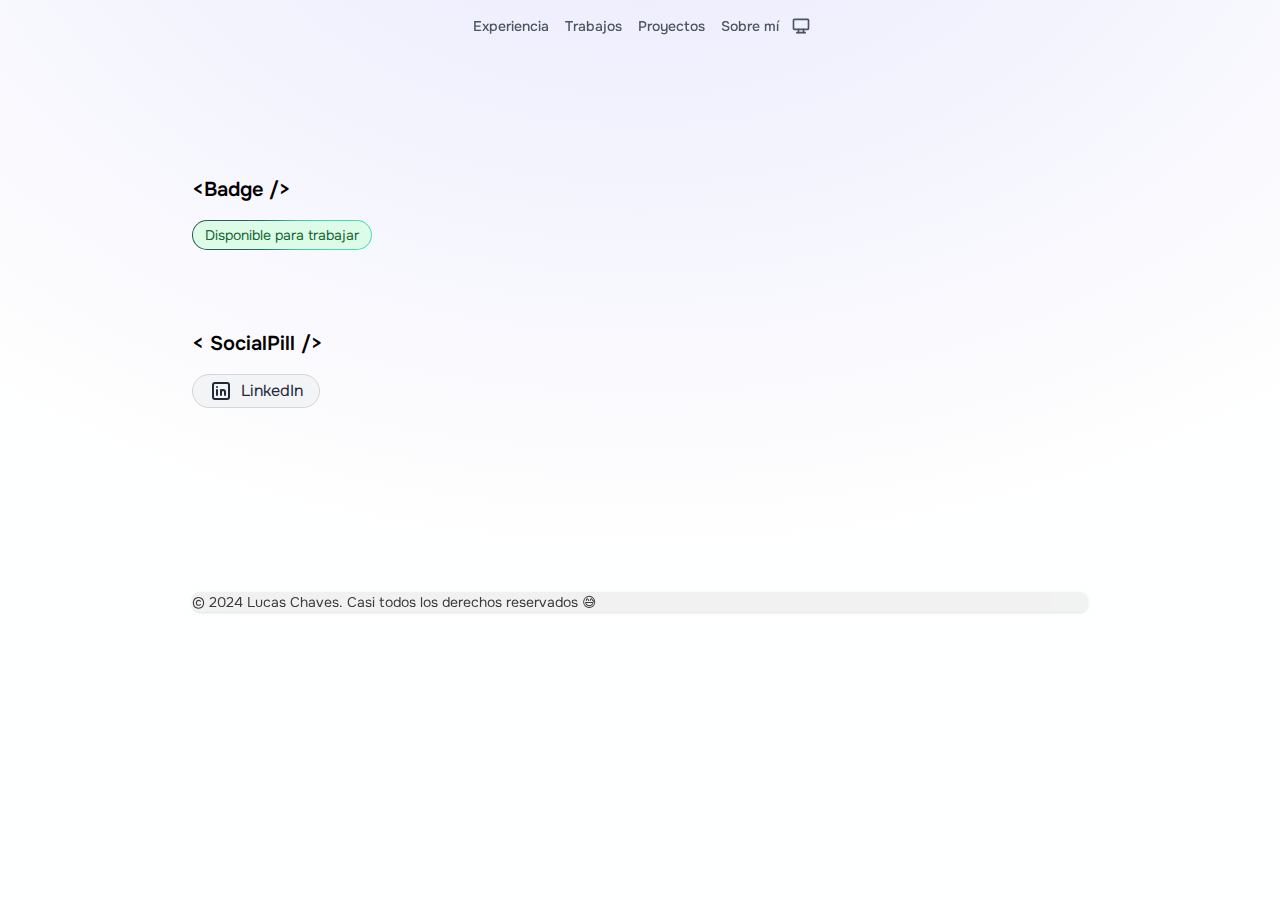
<file: components/index.html>
<!DOCTYPE html><html lang="es"> <head><meta charset="UTF-8"><meta name="description" content="El catálogo de componentes de nuestro porfolio"><meta name="viewport" content="width=device-width"><link rel="icon" type="image/svg+xml" href="/favicon.svg"><meta name="generator" content="Astro v4.1.3"><title>Design System porfolio.dev</title><meta name="astro-view-transitions-enabled" content="true"><meta name="astro-view-transitions-fallback" content="animate"><link rel="stylesheet" href="/_astro/components.CN2N_vyY.css" /><script type="module" src="/_astro/hoisted.VxX2hUsV.js"></script></head> <body class="relative text-black dark:text-white"> <div class="absolute top-0 bottom-0 z-[-2] min-h-screen w-full bg-gray-50 dark:bg-gray-950
      bg-[radial-gradient(ellipse_80%_80%_at_50%_-20%,rgba(217,216,255,0.5),rgba(255,255,255,0.9))]
      dark:bg-[radial-gradient(ellipse_80%_80%_at_50%_-20%,rgba(120,119,198,0.3),rgba(255,255,255,0))]"></div> <header class="fixed top-0 z-10 flex items-center justify-center w-full mx-auto mt-2" data-astro-cid-3ef6ksr2> <nav class="flex px-3 text-sm font-medium rounded-full text-gray-600 dark:text-gray-200 justify-center items-center" data-astro-cid-3ef6ksr2> <a class="relative block px-2 py-2 transition hover:text-blue-500 dark:hover:text-blue-400" aria-label="experiencia" href="/#experiencia" data-astro-cid-3ef6ksr2> Experiencia </a><a class="relative block px-2 py-2 transition hover:text-blue-500 dark:hover:text-blue-400" aria-label="trabajos" href="/#trabajos" data-astro-cid-3ef6ksr2> Trabajos </a><a class="relative block px-2 py-2 transition hover:text-blue-500 dark:hover:text-blue-400" aria-label="proyectos" href="/#proyectos" data-astro-cid-3ef6ksr2> Proyectos </a><a class="relative block px-2 py-2 transition hover:text-blue-500 dark:hover:text-blue-400" aria-label="sobre-mi" href="/#sobre-mi" data-astro-cid-3ef6ksr2> Sobre mí </a> <div class="relative ml-1 mr-1" data-astro-cid-x3pjskd3> <button id="theme-toggle-btn" class="appearance-none border-none flex hover:scale-125 transition" data-astro-cid-x3pjskd3> <span class="sr-only" data-astro-cid-x3pjskd3>Elige el tema</span> <svg id="light" class="theme-toggle-icon size-5 transition-all" data-astro-cid-x3pjskd3 width="24" height="24" viewBox="0 0 24 24" stroke-width="2" stroke="currentColor" fill="none" stroke-linecap="round" stroke-linejoin="round"> <path stroke="none" d="M0 0h24v24H0z" fill="none"></path> <path d="M12 12m-4 0a4 4 0 1 0 8 0a4 4 0 1 0 -8 0"></path> <path d="M3 12h1m8 -9v1m8 8h1m-9 8v1m-6.4 -15.4l.7 .7m12.1 -.7l-.7 .7m0 11.4l.7 .7m-12.1 -.7l-.7 .7"></path> </svg> <svg id="dark" class="theme-toggle-icon absolute size-5 transition-all" data-astro-cid-x3pjskd3 width="24" height="24" viewBox="0 0 24 24" stroke-width="2" stroke="currentColor" fill="none" stroke-linecap="round" stroke-linejoin="round"> <path stroke="none" d="M0 0h24v24H0z" fill="none"></path> <path d="M12 3c.132 0 .263 0 .393 0a7.5 7.5 0 0 0 7.92 12.446a9 9 0 1 1 -8.313 -12.454z"></path> </svg> <svg id="system" class="theme-toggle-icon absolute size-5 transition-all" data-astro-cid-x3pjskd3 width="24" height="24" viewBox="0 0 24 24" stroke-width="2" stroke="currentColor" fill="none" stroke-linecap="round" stroke-linejoin="round"> <path stroke="none" d="M0 0h24v24H0z" fill="none"></path> <path d="M3 5a1 1 0 0 1 1 -1h16a1 1 0 0 1 1 1v10a1 1 0 0 1 -1 1h-16a1 1 0 0 1 -1 -1v-10z"></path> <path d="M7 20h10"></path> <path d="M9 16v4"></path> <path d="M15 16v4"></path> </svg> </button> <div id="themes-menu" class="absolute opacity-0 scale-80 top-8 right-0 text-sm p-1 min-w-[8rem] rounded-md border border-gray-100 bg-white/70 dark:bg-gray-900/70 dark:border-gray-500/20 shadow-[0_3px_10px_rgb(0,0,0,0.2)] backdrop-blur-md" data-astro-cid-x3pjskd3> <ul data-astro-cid-x3pjskd3> <li class="themes-menu-option px-2 py-1.5 cursor-default hover:bg-neutral-400/40 dark:hover:bg-gray-500/50 rounded-sm" data-astro-cid-x3pjskd3> Light </li><li class="themes-menu-option px-2 py-1.5 cursor-default hover:bg-neutral-400/40 dark:hover:bg-gray-500/50 rounded-sm" data-astro-cid-x3pjskd3> Dark </li><li class="themes-menu-option px-2 py-1.5 cursor-default hover:bg-neutral-400/40 dark:hover:bg-gray-500/50 rounded-sm" data-astro-cid-x3pjskd3> System </li> </ul> </div> </div>  <script>
  let remove = null
  const matchMedia = window.matchMedia("(prefers-color-scheme: dark)")
  const themesMenu = document.getElementById("themes-menu")

  const getThemePreference = () => {
    if (typeof localStorage !== "undefined") {
      return localStorage.getItem("theme") ?? "system"
    }
    return window.matchMedia("(prefers-color-scheme: dark)").matches
      ? "dark"
      : "light"
  }

  const updateIcon = (themePreference) => {
    document.querySelectorAll(".theme-toggle-icon").forEach((element) => {
      element.style.scale = element.id === themePreference ? "1" : "0"
    })
  }

  const updateTheme = () => {
    if (remove != null) {
      remove()
    }
    matchMedia.addEventListener("change", updateTheme)
    remove = () => {
      matchMedia.removeEventListener("change", updateTheme)
    }

    const themePreference = getThemePreference()
    const isDark =
      themePreference === "dark" ||
      (themePreference === "system" && matchMedia.matches)

    updateIcon(themePreference)
    document.documentElement.classList[isDark ? "add" : "remove"]("dark")
  }

  updateTheme()

  document.addEventListener("click", () => themesMenu.classList.remove("open"))

  document.getElementById("theme-toggle-btn").addEventListener("click", (e) => {
    e.stopPropagation()
    const isClosed = !themesMenu.classList.contains("open")
    themesMenu.classList[isClosed ? "add" : "remove"]("open")
  })

  document.querySelectorAll(".themes-menu-option").forEach((element) => {
    element.addEventListener("click", (e) => {
      localStorage.setItem("theme", e.target.innerText.toLowerCase().trim())
      updateTheme()
    })
  })
</script> </nav> </header>    <section class="section py-44 pb-32 flex flex-col gap-y-10 w-full mx-auto container lg:max-w-4xl md:max-w-2xl">  <article class="mb-10"> <h1 class="mb-4 text-xl font-semibold">&lt;Badge /&gt;</h1> <div class="flex items-center "> <span class="relative inline-flex overflow-hidden rounded-full p-[1px]"> <span class="absolute inset-[-1000%] animate-[spin_2s_linear_infinite] bg-[conic-gradient(from_90deg_at_50%_50%,#51E4B8_0%,#21554E_50%,#51E4B8_100%)]"></span> <div class="inline-flex items-center justify-center w-full px-3 py-1 text-sm text-green-800 bg-green-100 rounded-full cursor-pointer dark:bg-gray-800 dark:text-white/80 backdrop-blur-3xl whitespace-nowrap"> Disponible para trabajar </div> </span> </div> </article> <article class="mb-10"> <h1 class="mb-4 text-xl font-semibold">&lt SocialPill /&gt;</h1> <div class="flex"> <a href="https://linkedin.com/in/midudev" target="_blank" rel="noopener noreferrer" role="link" class="inline-flex items-center justify-center gap-2 px-4 py-1 text-gray-800 transition bg-gray-100 border border-gray-300 rounded-full dark:bg-gray-800 dark:border-gray-600 dark:text-white focus-visible:ring-blue-500/80 text-md hover:bg-gray-900 hover:border-gray-700 group max-w-fit hover:text-white focus:outline-none focus-visible:outline-none focus-visible:ring focus-visible:ring-white focus-visible:ring-offset-2 active:bg-black">  <svg class="size-4 md:size-6" xmlns="http://www.w3.org/2000/svg" class="icon icon-tabler icon-tabler-brand-linkedin" width="24" height="24" viewBox="0 0 24 24" stroke-width="2" stroke="currentColor" fill="none" stroke-linecap="round" stroke-linejoin="round"><path stroke="none" d="M0 0h24v24H0z" fill="none"></path><path d="M4 4m0 2a2 2 0 0 1 2 -2h12a2 2 0 0 1 2 2v12a2 2 0 0 1 -2 2h-12a2 2 0 0 1 -2 -2z"></path><path d="M8 11l0 5"></path><path d="M8 8l0 .01"></path><path d="M12 16l0 -5"></path><path d="M16 16v-3a2 2 0 0 0 -4 0"></path></svg>
LinkedIn
 </a> </div> </article>  </section>  <footer class="rounded-lg shadow m-4 bg-black/5 dark:bg-black/20 backdrop-blur-lg w-full mx-auto container lg:max-w-4xl md:max-w-2xl mb-10 flex justify-center"> <div class="w-full max-w-screen-xl mx-auto md:flex md:items-center md:justify-between"> <span class="text-sm sm:text-center text-zinc-800/90 dark:text-zinc-200/90 ">© 2024 <a href="https://www.linkedin.com/in/jdlucaschaves/" class="hover:underline">Lucas Chaves</a>. Casi
      todos los derechos reservados 😅
</span> <!-- <ul
      class="flex flex-wrap items-center mt-3 text-sm font-medium dark:text-white/90 sm:mt-0"
    >
      <li>
        <a href="/#sobre-mi" class="hover:underline me-4 md:me-6">Sobre mí</a>
      </li>
      <li>
        <a href="mailto:miduga@gmail.com" class="hover:underline">Contacto</a>
      </li>
    </ul> --> </div> </footer>  </body> </html>
</file>
<file: _astro/components.CN2N_vyY.css>
*,:before,:after{box-sizing:border-box;border-width:0;border-style:solid;border-color:#e5e7eb}:before,:after{--tw-content: ""}html,:host{line-height:1.5;-webkit-text-size-adjust:100%;-moz-tab-size:4;-o-tab-size:4;tab-size:4;font-family:ui-sans-serif,system-ui,sans-serif,"Apple Color Emoji","Segoe UI Emoji",Segoe UI Symbol,"Noto Color Emoji";font-feature-settings:normal;font-variation-settings:normal;-webkit-tap-highlight-color:transparent}body{margin:0;line-height:inherit}hr{height:0;color:inherit;border-top-width:1px}abbr:where([title]){-webkit-text-decoration:underline dotted;text-decoration:underline dotted}h1,h2,h3,h4,h5,h6{font-size:inherit;font-weight:inherit}a{color:inherit;text-decoration:inherit}b,strong{font-weight:bolder}code,kbd,samp,pre{font-family:ui-monospace,SFMono-Regular,Menlo,Monaco,Consolas,Liberation Mono,Courier New,monospace;font-feature-settings:normal;font-variation-settings:normal;font-size:1em}small{font-size:80%}sub,sup{font-size:75%;line-height:0;position:relative;vertical-align:baseline}sub{bottom:-.25em}sup{top:-.5em}table{text-indent:0;border-color:inherit;border-collapse:collapse}button,input,optgroup,select,textarea{font-family:inherit;font-feature-settings:inherit;font-variation-settings:inherit;font-size:100%;font-weight:inherit;line-height:inherit;color:inherit;margin:0;padding:0}button,select{text-transform:none}button,[type=button],[type=reset],[type=submit]{-webkit-appearance:button;background-color:transparent;background-image:none}:-moz-focusring{outline:auto}:-moz-ui-invalid{box-shadow:none}progress{vertical-align:baseline}::-webkit-inner-spin-button,::-webkit-outer-spin-button{height:auto}[type=search]{-webkit-appearance:textfield;outline-offset:-2px}::-webkit-search-decoration{-webkit-appearance:none}::-webkit-file-upload-button{-webkit-appearance:button;font:inherit}summary{display:list-item}blockquote,dl,dd,h1,h2,h3,h4,h5,h6,hr,figure,p,pre{margin:0}fieldset{margin:0;padding:0}legend{padding:0}ol,ul,menu{list-style:none;margin:0;padding:0}dialog{padding:0}textarea{resize:vertical}input::-moz-placeholder,textarea::-moz-placeholder{opacity:1;color:#9ca3af}input::placeholder,textarea::placeholder{opacity:1;color:#9ca3af}button,[role=button]{cursor:pointer}:disabled{cursor:default}img,svg,video,canvas,audio,iframe,embed,object{display:block;vertical-align:middle}img,video{max-width:100%;height:auto}[hidden]{display:none}*,:before,:after{--tw-border-spacing-x: 0;--tw-border-spacing-y: 0;--tw-translate-x: 0;--tw-translate-y: 0;--tw-rotate: 0;--tw-skew-x: 0;--tw-skew-y: 0;--tw-scale-x: 1;--tw-scale-y: 1;--tw-pan-x: ;--tw-pan-y: ;--tw-pinch-zoom: ;--tw-scroll-snap-strictness: proximity;--tw-gradient-from-position: ;--tw-gradient-via-position: ;--tw-gradient-to-position: ;--tw-ordinal: ;--tw-slashed-zero: ;--tw-numeric-figure: ;--tw-numeric-spacing: ;--tw-numeric-fraction: ;--tw-ring-inset: ;--tw-ring-offset-width: 0px;--tw-ring-offset-color: #fff;--tw-ring-color: rgb(59 130 246 / .5);--tw-ring-offset-shadow: 0 0 #0000;--tw-ring-shadow: 0 0 #0000;--tw-shadow: 0 0 #0000;--tw-shadow-colored: 0 0 #0000;--tw-blur: ;--tw-brightness: ;--tw-contrast: ;--tw-grayscale: ;--tw-hue-rotate: ;--tw-invert: ;--tw-saturate: ;--tw-sepia: ;--tw-drop-shadow: ;--tw-backdrop-blur: ;--tw-backdrop-brightness: ;--tw-backdrop-contrast: ;--tw-backdrop-grayscale: ;--tw-backdrop-hue-rotate: ;--tw-backdrop-invert: ;--tw-backdrop-opacity: ;--tw-backdrop-saturate: ;--tw-backdrop-sepia: }::backdrop{--tw-border-spacing-x: 0;--tw-border-spacing-y: 0;--tw-translate-x: 0;--tw-translate-y: 0;--tw-rotate: 0;--tw-skew-x: 0;--tw-skew-y: 0;--tw-scale-x: 1;--tw-scale-y: 1;--tw-pan-x: ;--tw-pan-y: ;--tw-pinch-zoom: ;--tw-scroll-snap-strictness: proximity;--tw-gradient-from-position: ;--tw-gradient-via-position: ;--tw-gradient-to-position: ;--tw-ordinal: ;--tw-slashed-zero: ;--tw-numeric-figure: ;--tw-numeric-spacing: ;--tw-numeric-fraction: ;--tw-ring-inset: ;--tw-ring-offset-width: 0px;--tw-ring-offset-color: #fff;--tw-ring-color: rgb(59 130 246 / .5);--tw-ring-offset-shadow: 0 0 #0000;--tw-ring-shadow: 0 0 #0000;--tw-shadow: 0 0 #0000;--tw-shadow-colored: 0 0 #0000;--tw-blur: ;--tw-brightness: ;--tw-contrast: ;--tw-grayscale: ;--tw-hue-rotate: ;--tw-invert: ;--tw-saturate: ;--tw-sepia: ;--tw-drop-shadow: ;--tw-backdrop-blur: ;--tw-backdrop-brightness: ;--tw-backdrop-contrast: ;--tw-backdrop-grayscale: ;--tw-backdrop-hue-rotate: ;--tw-backdrop-invert: ;--tw-backdrop-opacity: ;--tw-backdrop-saturate: ;--tw-backdrop-sepia: }.container{width:100%}@media (min-width: 640px){.container{max-width:640px}}@media (min-width: 768px){.container{max-width:768px}}@media (min-width: 1024px){.container{max-width:1024px}}@media (min-width: 1280px){.container{max-width:1280px}}@media (min-width: 1536px){.container{max-width:1536px}}.sr-only{position:absolute;width:1px;height:1px;padding:0;margin:-1px;overflow:hidden;clip:rect(0,0,0,0);white-space:nowrap;border-width:0}.fixed{position:fixed}.absolute{position:absolute}.relative{position:relative}.sticky{position:sticky}.inset-\[-1000\%\]{inset:-1000%}.-left-\[42px\]{left:-42px}.bottom-0{bottom:0}.right-0{right:0}.top-0{top:0}.top-8{top:2rem}.z-10{z-index:10}.z-\[-2\]{z-index:-2}.order-1{order:1}.order-2{order:2}.col-span-6{grid-column:span 6 / span 6}.row-span-5{grid-row:span 5 / span 5}.m-0{margin:0}.m-4{margin:1rem}.mx-12{margin-left:3rem;margin-right:3rem}.mx-auto{margin-left:auto;margin-right:auto}.mb-10{margin-bottom:2.5rem}.mb-2{margin-bottom:.5rem}.mb-4{margin-bottom:1rem}.mb-6{margin-bottom:1.5rem}.me-4{margin-inline-end:1rem}.ml-1{margin-left:.25rem}.mr-1{margin-right:.25rem}.mt-16{margin-top:4rem}.mt-2{margin-top:.5rem}.mt-3{margin-top:.75rem}.mt-4{margin-top:1rem}.mt-6{margin-top:1.5rem}.mt-8{margin-top:2rem}.block{display:block}.inline{display:inline}.flex{display:flex}.inline-flex{display:inline-flex}.grid{display:grid}.hidden{display:none}.aspect-square{aspect-ratio:1 / 1}.size-14{width:3.5rem;height:3.5rem}.size-4{width:1rem;height:1rem}.size-5{width:1.25rem;height:1.25rem}.size-6{width:1.5rem;height:1.5rem}.size-7{width:1.75rem;height:1.75rem}.size-8{width:2rem;height:2rem}.h-56{height:14rem}.h-full{height:100%}.min-h-screen{min-height:100vh}.w-5{width:1.25rem}.w-64{width:16rem}.w-full{width:100%}.min-w-\[8rem\]{min-width:8rem}.max-w-fit{max-width:-moz-fit-content;max-width:fit-content}.max-w-screen-xl{max-width:1280px}.max-w-xl{max-width:36rem}.rotate-3{--tw-rotate: 3deg;transform:translate(var(--tw-translate-x),var(--tw-translate-y)) rotate(var(--tw-rotate)) skew(var(--tw-skew-x)) skewY(var(--tw-skew-y)) scaleX(var(--tw-scale-x)) scaleY(var(--tw-scale-y))}.transform{transform:translate(var(--tw-translate-x),var(--tw-translate-y)) rotate(var(--tw-rotate)) skew(var(--tw-skew-x)) skewY(var(--tw-skew-y)) scaleX(var(--tw-scale-x)) scaleY(var(--tw-scale-y))}@keyframes spin{to{transform:rotate(360deg)}}.animate-\[spin_2s_linear_infinite\]{animation:spin 2s linear infinite}.cursor-default{cursor:default}.cursor-pointer{cursor:pointer}.appearance-none{-webkit-appearance:none;-moz-appearance:none;appearance:none}.flex-row{flex-direction:row}.flex-col{flex-direction:column}.flex-wrap{flex-wrap:wrap}.items-end{align-items:flex-end}.items-center{align-items:center}.justify-start{justify-content:flex-start}.justify-center{justify-content:center}.gap-2{gap:.5rem}.gap-4{gap:1rem}.gap-8{gap:2rem}.gap-x-2{-moz-column-gap:.5rem;column-gap:.5rem}.gap-x-3{-moz-column-gap:.75rem;column-gap:.75rem}.gap-x-4{-moz-column-gap:1rem;column-gap:1rem}.gap-x-8{-moz-column-gap:2rem;column-gap:2rem}.gap-y-10{row-gap:2.5rem}.gap-y-16{row-gap:4rem}.space-x-0>:not([hidden])~:not([hidden]){--tw-space-x-reverse: 0;margin-right:calc(0px * var(--tw-space-x-reverse));margin-left:calc(0px * calc(1 - var(--tw-space-x-reverse)))}.space-x-2>:not([hidden])~:not([hidden]){--tw-space-x-reverse: 0;margin-right:calc(.5rem * var(--tw-space-x-reverse));margin-left:calc(.5rem * calc(1 - var(--tw-space-x-reverse)))}.space-y-24>:not([hidden])~:not([hidden]){--tw-space-y-reverse: 0;margin-top:calc(6rem * calc(1 - var(--tw-space-y-reverse)));margin-bottom:calc(6rem * var(--tw-space-y-reverse))}.space-y-8>:not([hidden])~:not([hidden]){--tw-space-y-reverse: 0;margin-top:calc(2rem * calc(1 - var(--tw-space-y-reverse)));margin-bottom:calc(2rem * var(--tw-space-y-reverse))}.overflow-hidden{overflow:hidden}.overflow-clip{overflow:clip}.whitespace-nowrap{white-space:nowrap}.text-pretty{text-wrap:pretty}.rounded-2xl{border-radius:1rem}.rounded-full{border-radius:9999px}.rounded-lg{border-radius:.5rem}.rounded-md{border-radius:.375rem}.rounded-sm{border-radius:.125rem}.rounded-xl{border-radius:.75rem}.border{border-width:1px}.border-none{border-style:none}.border-gray-100{--tw-border-opacity: 1;border-color:rgb(243 244 246 / var(--tw-border-opacity))}.border-gray-300{--tw-border-opacity: 1;border-color:rgb(209 213 219 / var(--tw-border-opacity))}.border-gray-600{--tw-border-opacity: 1;border-color:rgb(75 85 99 / var(--tw-border-opacity))}.bg-\[\#003159\]{--tw-bg-opacity: 1;background-color:rgb(0 49 89 / var(--tw-bg-opacity))}.bg-\[\#010051\]{--tw-bg-opacity: 1;background-color:rgb(1 0 81 / var(--tw-bg-opacity))}.bg-black{--tw-bg-opacity: 1;background-color:rgb(0 0 0 / var(--tw-bg-opacity))}.bg-black\/5{background-color:#0000000d}.bg-gray-100{--tw-bg-opacity: 1;background-color:rgb(243 244 246 / var(--tw-bg-opacity))}.bg-gray-300\/60{background-color:#d1d5db99}.bg-gray-50{--tw-bg-opacity: 1;background-color:rgb(249 250 251 / var(--tw-bg-opacity))}.bg-gray-800{--tw-bg-opacity: 1;background-color:rgb(31 41 55 / var(--tw-bg-opacity))}.bg-green-100{--tw-bg-opacity: 1;background-color:rgb(220 252 231 / var(--tw-bg-opacity))}.bg-white{--tw-bg-opacity: 1;background-color:rgb(255 255 255 / var(--tw-bg-opacity))}.bg-white\/70{background-color:#ffffffb3}.bg-\[conic-gradient\(from_90deg_at_50\%_50\%\,\#51E4B8_0\%\,\#21554E_50\%\,\#51E4B8_100\%\)\]{background-image:conic-gradient(from 90deg at 50% 50%,#51e4b8,#21554e,#51e4b8)}.bg-\[radial-gradient\(ellipse_80\%_80\%_at_50\%_-20\%\,rgba\(217\,216\,255\,0\.5\)\,rgba\(255\,255\,255\,0\.9\)\)\]{background-image:radial-gradient(ellipse 80% 80% at 50% -20%,#d9d8ff80,#ffffffe6)}.object-cover{-o-object-fit:cover;object-fit:cover}.object-top{-o-object-position:top;object-position:top}.p-0{padding:0}.p-1{padding:.25rem}.p-\[1px\]{padding:1px}.px-2{padding-left:.5rem;padding-right:.5rem}.px-3{padding-left:.75rem;padding-right:.75rem}.px-4{padding-left:1rem;padding-right:1rem}.py-1{padding-top:.25rem;padding-bottom:.25rem}.py-1\.5{padding-top:.375rem;padding-bottom:.375rem}.py-16{padding-top:4rem;padding-bottom:4rem}.py-2{padding-top:.5rem;padding-bottom:.5rem}.py-44{padding-top:11rem;padding-bottom:11rem}.pb-12{padding-bottom:3rem}.pb-32{padding-bottom:8rem}.pb-4{padding-bottom:1rem}.text-2xl{font-size:1.5rem;line-height:2rem}.text-3xl{font-size:1.875rem;line-height:2.25rem}.text-4xl{font-size:2.25rem;line-height:2.5rem}.text-5xl{font-size:3rem;line-height:1}.text-base{font-size:1rem;line-height:1.5rem}.text-lg{font-size:1.125rem;line-height:1.75rem}.text-sm{font-size:.875rem;line-height:1.25rem}.text-xl{font-size:1.25rem;line-height:1.75rem}.text-xs{font-size:.75rem;line-height:1rem}.font-bold{font-weight:700}.font-medium{font-weight:500}.font-semibold{font-weight:600}.tracking-tight{letter-spacing:-.025em}.text-black{--tw-text-opacity: 1;color:rgb(0 0 0 / var(--tw-text-opacity))}.text-black\/80{color:#000c}.text-blue-400{--tw-text-opacity: 1;color:rgb(96 165 250 / var(--tw-text-opacity))}.text-blue-500{--tw-text-opacity: 1;color:rgb(59 130 246 / var(--tw-text-opacity))}.text-gray-600{--tw-text-opacity: 1;color:rgb(75 85 99 / var(--tw-text-opacity))}.text-gray-600\/80{color:#4b5563cc}.text-gray-700{--tw-text-opacity: 1;color:rgb(55 65 81 / var(--tw-text-opacity))}.text-gray-800{--tw-text-opacity: 1;color:rgb(31 41 55 / var(--tw-text-opacity))}.text-green-800{--tw-text-opacity: 1;color:rgb(22 101 52 / var(--tw-text-opacity))}.text-white{--tw-text-opacity: 1;color:rgb(255 255 255 / var(--tw-text-opacity))}.text-zinc-800\/90{color:#27272ae6}.underline{text-decoration-line:underline}.opacity-0{opacity:0}.shadow{--tw-shadow: 0 1px 3px 0 rgb(0 0 0 / .1), 0 1px 2px -1px rgb(0 0 0 / .1);--tw-shadow-colored: 0 1px 3px 0 var(--tw-shadow-color), 0 1px 2px -1px var(--tw-shadow-color);box-shadow:var(--tw-ring-offset-shadow, 0 0 #0000),var(--tw-ring-shadow, 0 0 #0000),var(--tw-shadow)}.shadow-\[0_3px_10px_rgb\(0\,0\,0\,0\.2\)\]{--tw-shadow: 0 3px 10px rgb(0,0,0,.2);--tw-shadow-colored: 0 3px 10px var(--tw-shadow-color);box-shadow:var(--tw-ring-offset-shadow, 0 0 #0000),var(--tw-ring-shadow, 0 0 #0000),var(--tw-shadow)}.shadow-lg{--tw-shadow: 0 10px 15px -3px rgb(0 0 0 / .1), 0 4px 6px -4px rgb(0 0 0 / .1);--tw-shadow-colored: 0 10px 15px -3px var(--tw-shadow-color), 0 4px 6px -4px var(--tw-shadow-color);box-shadow:var(--tw-ring-offset-shadow, 0 0 #0000),var(--tw-ring-shadow, 0 0 #0000),var(--tw-shadow)}.shadow-xl{--tw-shadow: 0 20px 25px -5px rgb(0 0 0 / .1), 0 8px 10px -6px rgb(0 0 0 / .1);--tw-shadow-colored: 0 20px 25px -5px var(--tw-shadow-color), 0 8px 10px -6px var(--tw-shadow-color);box-shadow:var(--tw-ring-offset-shadow, 0 0 #0000),var(--tw-ring-shadow, 0 0 #0000),var(--tw-shadow)}.ring-1{--tw-ring-offset-shadow: var(--tw-ring-inset) 0 0 0 var(--tw-ring-offset-width) var(--tw-ring-offset-color);--tw-ring-shadow: var(--tw-ring-inset) 0 0 0 calc(1px + var(--tw-ring-offset-width)) var(--tw-ring-color);box-shadow:var(--tw-ring-offset-shadow),var(--tw-ring-shadow),var(--tw-shadow, 0 0 #0000)}.ring-white\/20{--tw-ring-color: rgb(255 255 255 / .2)}.blur{--tw-blur: blur(8px);filter:var(--tw-blur) var(--tw-brightness) var(--tw-contrast) var(--tw-grayscale) var(--tw-hue-rotate) var(--tw-invert) var(--tw-saturate) var(--tw-sepia) var(--tw-drop-shadow)}.backdrop-blur{--tw-backdrop-blur: blur(8px);-webkit-backdrop-filter:var(--tw-backdrop-blur) var(--tw-backdrop-brightness) var(--tw-backdrop-contrast) var(--tw-backdrop-grayscale) var(--tw-backdrop-hue-rotate) var(--tw-backdrop-invert) var(--tw-backdrop-opacity) var(--tw-backdrop-saturate) var(--tw-backdrop-sepia);backdrop-filter:var(--tw-backdrop-blur) var(--tw-backdrop-brightness) var(--tw-backdrop-contrast) var(--tw-backdrop-grayscale) var(--tw-backdrop-hue-rotate) var(--tw-backdrop-invert) var(--tw-backdrop-opacity) var(--tw-backdrop-saturate) var(--tw-backdrop-sepia)}.backdrop-blur-3xl{--tw-backdrop-blur: blur(64px);-webkit-backdrop-filter:var(--tw-backdrop-blur) var(--tw-backdrop-brightness) var(--tw-backdrop-contrast) var(--tw-backdrop-grayscale) var(--tw-backdrop-hue-rotate) var(--tw-backdrop-invert) var(--tw-backdrop-opacity) var(--tw-backdrop-saturate) var(--tw-backdrop-sepia);backdrop-filter:var(--tw-backdrop-blur) var(--tw-backdrop-brightness) var(--tw-backdrop-contrast) var(--tw-backdrop-grayscale) var(--tw-backdrop-hue-rotate) var(--tw-backdrop-invert) var(--tw-backdrop-opacity) var(--tw-backdrop-saturate) var(--tw-backdrop-sepia)}.backdrop-blur-lg{--tw-backdrop-blur: blur(16px);-webkit-backdrop-filter:var(--tw-backdrop-blur) var(--tw-backdrop-brightness) var(--tw-backdrop-contrast) var(--tw-backdrop-grayscale) var(--tw-backdrop-hue-rotate) var(--tw-backdrop-invert) var(--tw-backdrop-opacity) var(--tw-backdrop-saturate) var(--tw-backdrop-sepia);backdrop-filter:var(--tw-backdrop-blur) var(--tw-backdrop-brightness) var(--tw-backdrop-contrast) var(--tw-backdrop-grayscale) var(--tw-backdrop-hue-rotate) var(--tw-backdrop-invert) var(--tw-backdrop-opacity) var(--tw-backdrop-saturate) var(--tw-backdrop-sepia)}.backdrop-blur-md{--tw-backdrop-blur: blur(12px);-webkit-backdrop-filter:var(--tw-backdrop-blur) var(--tw-backdrop-brightness) var(--tw-backdrop-contrast) var(--tw-backdrop-grayscale) var(--tw-backdrop-hue-rotate) var(--tw-backdrop-invert) var(--tw-backdrop-opacity) var(--tw-backdrop-saturate) var(--tw-backdrop-sepia);backdrop-filter:var(--tw-backdrop-blur) var(--tw-backdrop-brightness) var(--tw-backdrop-contrast) var(--tw-backdrop-grayscale) var(--tw-backdrop-hue-rotate) var(--tw-backdrop-invert) var(--tw-backdrop-opacity) var(--tw-backdrop-saturate) var(--tw-backdrop-sepia)}.backdrop-filter{-webkit-backdrop-filter:var(--tw-backdrop-blur) var(--tw-backdrop-brightness) var(--tw-backdrop-contrast) var(--tw-backdrop-grayscale) var(--tw-backdrop-hue-rotate) var(--tw-backdrop-invert) var(--tw-backdrop-opacity) var(--tw-backdrop-saturate) var(--tw-backdrop-sepia);backdrop-filter:var(--tw-backdrop-blur) var(--tw-backdrop-brightness) var(--tw-backdrop-contrast) var(--tw-backdrop-grayscale) var(--tw-backdrop-hue-rotate) var(--tw-backdrop-invert) var(--tw-backdrop-opacity) var(--tw-backdrop-saturate) var(--tw-backdrop-sepia)}.transition{transition-property:color,background-color,border-color,text-decoration-color,fill,stroke,opacity,box-shadow,transform,filter,-webkit-backdrop-filter;transition-property:color,background-color,border-color,text-decoration-color,fill,stroke,opacity,box-shadow,transform,filter,backdrop-filter;transition-property:color,background-color,border-color,text-decoration-color,fill,stroke,opacity,box-shadow,transform,filter,backdrop-filter,-webkit-backdrop-filter;transition-timing-function:cubic-bezier(.4,0,.2,1);transition-duration:.15s}.transition-all{transition-property:all;transition-timing-function:cubic-bezier(.4,0,.2,1);transition-duration:.15s}.duration-500{transition-duration:.5s}.ease-in-out{transition-timing-function:cubic-bezier(.4,0,.2,1)}.before\:absolute:before{content:var(--tw-content);position:absolute}.before\:left-\[-35px\]:before{content:var(--tw-content);left:-35px}.before\:block:before{content:var(--tw-content);display:block}.before\:h-full:before{content:var(--tw-content);height:100%}.before\:border-l-2:before{content:var(--tw-content);border-left-width:2px}.before\:border-white\/15:before{content:var(--tw-content);border-color:#ffffff26}.before\:content-\[\'\'\]:before{--tw-content: "";content:var(--tw-content)}.hover\:scale-125:hover{--tw-scale-x: 1.25;--tw-scale-y: 1.25;transform:translate(var(--tw-translate-x),var(--tw-translate-y)) rotate(var(--tw-rotate)) skew(var(--tw-skew-x)) skewY(var(--tw-skew-y)) scaleX(var(--tw-scale-x)) scaleY(var(--tw-scale-y))}.hover\:border-gray-700:hover{--tw-border-opacity: 1;border-color:rgb(55 65 81 / var(--tw-border-opacity))}.hover\:border-gray-900:hover{--tw-border-opacity: 1;border-color:rgb(17 24 39 / var(--tw-border-opacity))}.hover\:bg-gray-800:hover{--tw-bg-opacity: 1;background-color:rgb(31 41 55 / var(--tw-bg-opacity))}.hover\:bg-gray-900:hover{--tw-bg-opacity: 1;background-color:rgb(17 24 39 / var(--tw-bg-opacity))}.hover\:bg-neutral-400\/40:hover{background-color:#a3a3a366}.hover\:text-blue-500:hover{--tw-text-opacity: 1;color:rgb(59 130 246 / var(--tw-text-opacity))}.hover\:text-blue-700:hover{--tw-text-opacity: 1;color:rgb(29 78 216 / var(--tw-text-opacity))}.hover\:text-white:hover{--tw-text-opacity: 1;color:rgb(255 255 255 / var(--tw-text-opacity))}.hover\:underline:hover{text-decoration-line:underline}.focus\:outline-none:focus{outline:2px solid transparent;outline-offset:2px}.focus-visible\:outline-none:focus-visible{outline:2px solid transparent;outline-offset:2px}.focus-visible\:ring:focus-visible{--tw-ring-offset-shadow: var(--tw-ring-inset) 0 0 0 var(--tw-ring-offset-width) var(--tw-ring-offset-color);--tw-ring-shadow: var(--tw-ring-inset) 0 0 0 calc(3px + var(--tw-ring-offset-width)) var(--tw-ring-color);box-shadow:var(--tw-ring-offset-shadow),var(--tw-ring-shadow),var(--tw-shadow, 0 0 #0000)}.focus-visible\:ring-blue-500\/80:focus-visible{--tw-ring-color: rgb(59 130 246 / .8)}.focus-visible\:ring-white:focus-visible{--tw-ring-opacity: 1;--tw-ring-color: rgb(255 255 255 / var(--tw-ring-opacity))}.focus-visible\:ring-offset-2:focus-visible{--tw-ring-offset-width: 2px}.active\:bg-black:active{--tw-bg-opacity: 1;background-color:rgb(0 0 0 / var(--tw-bg-opacity))}:is(.dark .dark\:border-gray-500\/20){border-color:#6b728033}:is(.dark .dark\:border-gray-600){--tw-border-opacity: 1;border-color:rgb(75 85 99 / var(--tw-border-opacity))}:is(.dark .dark\:bg-black\/20){background-color:#0003}:is(.dark .dark\:bg-blue-500\/5){background-color:#3b82f60d}:is(.dark .dark\:bg-gray-800){--tw-bg-opacity: 1;background-color:rgb(31 41 55 / var(--tw-bg-opacity))}:is(.dark .dark\:bg-gray-800\/60){background-color:#1f293799}:is(.dark .dark\:bg-gray-900\/70){background-color:#111827b3}:is(.dark .dark\:bg-gray-950){--tw-bg-opacity: 1;background-color:rgb(3 7 18 / var(--tw-bg-opacity))}:is(.dark .dark\:bg-\[radial-gradient\(ellipse_80\%_80\%_at_50\%_-20\%\,rgba\(120\,119\,198\,0\.3\)\,rgba\(255\,255\,255\,0\)\)\]){background-image:radial-gradient(ellipse 80% 80% at 50% -20%,#7877c64d,#fff0)}:is(.dark .dark\:text-blue-200){--tw-text-opacity: 1;color:rgb(191 219 254 / var(--tw-text-opacity))}:is(.dark .dark\:text-gray-100){--tw-text-opacity: 1;color:rgb(243 244 246 / var(--tw-text-opacity))}:is(.dark .dark\:text-gray-200){--tw-text-opacity: 1;color:rgb(229 231 235 / var(--tw-text-opacity))}:is(.dark .dark\:text-gray-300){--tw-text-opacity: 1;color:rgb(209 213 219 / var(--tw-text-opacity))}:is(.dark .dark\:text-gray-400){--tw-text-opacity: 1;color:rgb(156 163 175 / var(--tw-text-opacity))}:is(.dark .dark\:text-white){--tw-text-opacity: 1;color:rgb(255 255 255 / var(--tw-text-opacity))}:is(.dark .dark\:text-white\/80){color:#fffc}:is(.dark .dark\:text-white\/90){color:#ffffffe6}:is(.dark .dark\:text-zinc-200\/90){color:#e4e4e7e6}:is(.dark .dark\:hover\:bg-gray-500\/50:hover){background-color:#6b728080}:is(.dark .dark\:hover\:text-blue-300:hover){--tw-text-opacity: 1;color:rgb(147 197 253 / var(--tw-text-opacity))}:is(.dark .dark\:hover\:text-blue-400:hover){--tw-text-opacity: 1;color:rgb(96 165 250 / var(--tw-text-opacity))}@media (min-width: 640px){.sm\:mt-0{margin-top:0}.sm\:h-full{height:100%}.sm\:rounded-xl{border-radius:.75rem}.sm\:text-center{text-align:center}.sm\:text-5xl{font-size:3rem;line-height:1}}@media (min-width: 768px){.md\:order-1{order:1}.md\:order-2{order:2}.md\:col-span-2{grid-column:span 2 / span 2}.md\:col-span-3{grid-column:span 3 / span 3}.md\:me-6{margin-inline-end:1.5rem}.md\:flex{display:flex}.md\:size-6{width:1.5rem;height:1.5rem}.md\:w-1\/2{width:50%}.md\:max-w-2xl{max-width:42rem}.md\:max-w-lg{max-width:32rem}.md\:scale-110{--tw-scale-x: 1.1;--tw-scale-y: 1.1;transform:translate(var(--tw-translate-x),var(--tw-translate-y)) rotate(var(--tw-rotate)) skew(var(--tw-skew-x)) skewY(var(--tw-skew-y)) scaleX(var(--tw-scale-x)) scaleY(var(--tw-scale-y))}.md\:grid-cols-5{grid-template-columns:repeat(5,minmax(0,1fr))}.md\:flex-row{flex-direction:row}.md\:items-center{align-items:center}.md\:justify-center{justify-content:center}.md\:justify-between{justify-content:space-between}.md\:gap-10{gap:2.5rem}.md\:space-x-4>:not([hidden])~:not([hidden]){--tw-space-x-reverse: 0;margin-right:calc(1rem * var(--tw-space-x-reverse));margin-left:calc(1rem * calc(1 - var(--tw-space-x-reverse)))}.md\:space-x-8>:not([hidden])~:not([hidden]){--tw-space-x-reverse: 0;margin-right:calc(2rem * var(--tw-space-x-reverse));margin-left:calc(2rem * calc(1 - var(--tw-space-x-reverse)))}.md\:space-y-0>:not([hidden])~:not([hidden]){--tw-space-y-reverse: 0;margin-top:calc(0px * calc(1 - var(--tw-space-y-reverse)));margin-bottom:calc(0px * var(--tw-space-y-reverse))}.md\:py-36{padding-top:9rem;padding-bottom:9rem}.md\:hover\:scale-105:hover{--tw-scale-x: 1.05;--tw-scale-y: 1.05;transform:translate(var(--tw-translate-x),var(--tw-translate-y)) rotate(var(--tw-rotate)) skew(var(--tw-skew-x)) skewY(var(--tw-skew-y)) scaleX(var(--tw-scale-x)) scaleY(var(--tw-scale-y))}.group:hover .md\:group-hover\:-translate-y-1{--tw-translate-y: -.25rem;transform:translate(var(--tw-translate-x),var(--tw-translate-y)) rotate(var(--tw-rotate)) skew(var(--tw-skew-x)) skewY(var(--tw-skew-y)) scaleX(var(--tw-scale-x)) scaleY(var(--tw-scale-y))}.group:hover .md\:group-hover\:scale-105{--tw-scale-x: 1.05;--tw-scale-y: 1.05;transform:translate(var(--tw-translate-x),var(--tw-translate-y)) rotate(var(--tw-rotate)) skew(var(--tw-skew-x)) skewY(var(--tw-skew-y)) scaleX(var(--tw-scale-x)) scaleY(var(--tw-scale-y))}.group:hover .md\:group-hover\:shadow-2xl{--tw-shadow: 0 25px 50px -12px rgb(0 0 0 / .25);--tw-shadow-colored: 0 25px 50px -12px var(--tw-shadow-color);box-shadow:var(--tw-ring-offset-shadow, 0 0 #0000),var(--tw-ring-shadow, 0 0 #0000),var(--tw-shadow)}}@media (min-width: 1024px){.lg\:w-64{width:16rem}.lg\:max-w-4xl{max-width:56rem}.lg\:border{border-width:1px}.lg\:border-gray-800{--tw-border-opacity: 1;border-color:rgb(31 41 55 / var(--tw-border-opacity))}.lg\:p-2{padding:.5rem}.lg\:hover\:border-gray-700:hover{--tw-border-opacity: 1;border-color:rgb(55 65 81 / var(--tw-border-opacity))}.lg\:hover\:bg-gray-800\/50:hover{background-color:#1f293780}}.\[\&\>p\>strong\]\:font-mono>p>strong{font-family:ui-monospace,SFMono-Regular,Menlo,Monaco,Consolas,Liberation Mono,Courier New,monospace}.\[\&\>p\>strong\]\:font-normal>p>strong{font-weight:400}.\[\&\>p\>strong\]\:text-blue-500>p>strong{--tw-text-opacity: 1;color:rgb(59 130 246 / var(--tw-text-opacity))}:is(.dark .dark\:\[\&\>p\>strong\]\:text-blue-100>p>strong){--tw-text-opacity: 1;color:rgb(219 234 254 / var(--tw-text-opacity))}.\[\&\>p\]\:mb-4>p{margin-bottom:1rem}.\[\&\>strong\]\:font-semibold>strong{font-weight:600}.\[\&\>strong\]\:text-blue-500>strong{--tw-text-opacity: 1;color:rgb(59 130 246 / var(--tw-text-opacity))}:is(.dark .dark\:\[\&\>strong\]\:text-blue-200>strong){--tw-text-opacity: 1;color:rgb(191 219 254 / var(--tw-text-opacity))}@font-face{font-family:Onest Variable;font-style:normal;font-display:swap;font-weight:100 900;src:url([data-uri]) format("woff2-variations");unicode-range:U+0460-052F,U+1C80-1C88,U+20B4,U+2DE0-2DFF,U+A640-A69F,U+FE2E-FE2F}@font-face{font-family:Onest Variable;font-style:normal;font-display:swap;font-weight:100 900;src:url(/_astro/onest-cyrillic-wght-normal.CiQTuMoU.woff2) format("woff2-variations");unicode-range:U+0301,U+0400-045F,U+0490-0491,U+04B0-04B1,U+2116}@font-face{font-family:Onest Variable;font-style:normal;font-display:swap;font-weight:100 900;src:url(/_astro/onest-latin-ext-wght-normal.0BME-IPC.woff2) format("woff2-variations");unicode-range:U+0100-02AF,U+0304,U+0308,U+0329,U+1E00-1E9F,U+1EF2-1EFF,U+2020,U+20A0-20AB,U+20AD-20CF,U+2113,U+2C60-2C7F,U+A720-A7FF}@font-face{font-family:Onest Variable;font-style:normal;font-display:swap;font-weight:100 900;src:url(/_astro/onest-latin-wght-normal.DJzCSW5i.woff2) format("woff2-variations");unicode-range:U+0000-00FF,U+0131,U+0152-0153,U+02BB-02BC,U+02C6,U+02DA,U+02DC,U+0304,U+0308,U+0329,U+2000-206F,U+2074,U+20AC,U+2122,U+2191,U+2193,U+2212,U+2215,U+FEFF,U+FFFD}#themes-menu[data-astro-cid-x3pjskd3].open{animation:scale-up-center .15s cubic-bezier(.25,.46,.45,.94) both}@keyframes scale-up-center{0%{transform:scale(.8);opacity:0}to{transform:scale(1);opacity:1}}nav[data-astro-cid-3ef6ksr2]{animation:nav-shadown 1s linear both;animation-timeline:scroll();animation-range:0 100px}@keyframes nav-shadown{to {background-color: rgb(209 213 219 / .6); --tw-shadow: 0 10px 15px -3px rgb(0 0 0 / .1),0 4px 6px -4px rgb(0 0 0 / .1); --tw-shadow-colored: 0 10px 15px -3px var(--tw-shadow-color),0 4px 6px -4px var(--tw-shadow-color); box-shadow: var(--tw-ring-offset-shadow, 0 0 #0000),var(--tw-ring-shadow, 0 0 #0000),var(--tw-shadow); --tw-ring-offset-shadow: var(--tw-ring-inset) 0 0 0 var(--tw-ring-offset-width) var(--tw-ring-offset-color); --tw-ring-shadow: var(--tw-ring-inset) 0 0 0 calc(1px + var(--tw-ring-offset-width)) var(--tw-ring-color); box-shadow: var(--tw-ring-offset-shadow),var(--tw-ring-shadow),var(--tw-shadow, 0 0 #0000); --tw-ring-color: rgb(255 255 255 / .1); --tw-backdrop-blur: blur(8px); -webkit-backdrop-filter: var(--tw-backdrop-blur) var(--tw-backdrop-brightness) var(--tw-backdrop-contrast) var(--tw-backdrop-grayscale) var(--tw-backdrop-hue-rotate) var(--tw-backdrop-invert) var(--tw-backdrop-opacity) var(--tw-backdrop-saturate) var(--tw-backdrop-sepia); backdrop-filter: var(--tw-backdrop-blur) var(--tw-backdrop-brightness) var(--tw-backdrop-contrast) var(--tw-backdrop-grayscale) var(--tw-backdrop-hue-rotate) var(--tw-backdrop-invert) var(--tw-backdrop-opacity) var(--tw-backdrop-saturate) var(--tw-backdrop-sepia);} :is(.dark to) {background-color: rgb(31 41 55 / .6);}}.astro-route-announcer{position:absolute;left:0;top:0;clip:rect(0 0 0 0);-webkit-clip-path:inset(50%);clip-path:inset(50%);overflow:hidden;white-space:nowrap;width:1px;height:1px}:root{color-scheme:light dark}html{font-family:Onest Variable,system-ui,sans-serif;scroll-behavior:smooth}body{color:#111111e6;display:flex;flex-direction:column;min-height:100vh;overscroll-behavior:none}@media (prefers-reduced-motion: reduce){html{scroll-behavior:auto}}@media (prefers-color-scheme: dark){body{color:#ffffffe6}}#header-nav{animation:blur linear both .5s;animation-timeline:scroll();animation-range:0 500px}@keyframes blur{to{-webkit-backdrop-filter:blur(20px);backdrop-filter:blur(20px);border-width:1px;border-color:#000;padding:.25rem .75rem;display:flex;flex-direction:row;align-items:center;background-color:#e5e5e5;border-radius:9999px}}@media (prefers-color-scheme: dark){@keyframes blur{0%{border:0px}to{box-shadow:0 5px 50px -5px #0000001a,0 0 0 1px #0000004d;background:#0000004d;-webkit-backdrop-filter:blur(20px);backdrop-filter:blur(20px);border-width:1px;border-color:#000;padding:.25rem .75rem;display:flex;flex-direction:row;align-items:center;background-color:#0000004d;border-radius:9999px}}}
</file>
